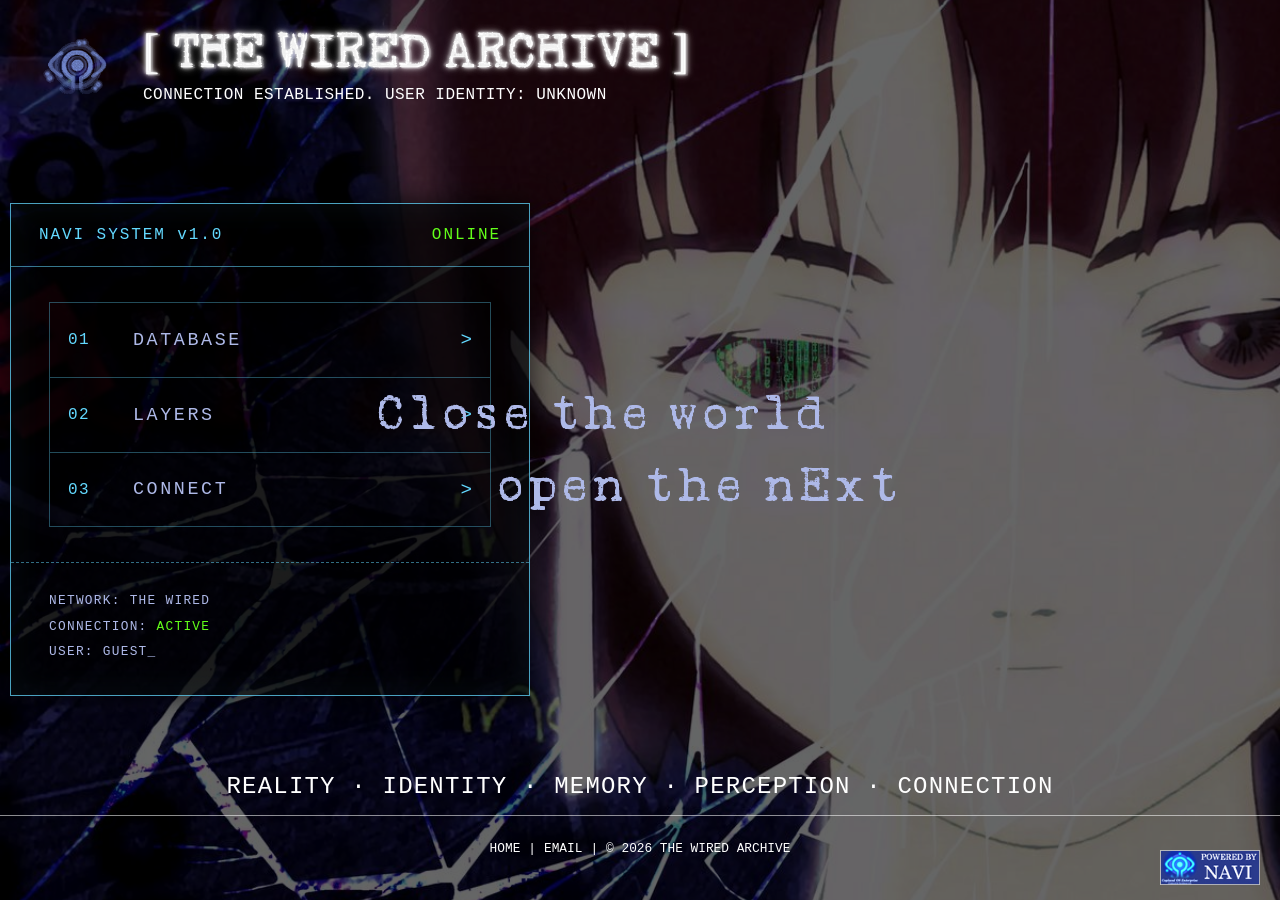
<file: index.html>
<!DOCTYPE html>
<html lang="en">
<head>
    <meta charset="UTF-8">
    <meta name="viewport" content="width=device-width, initial-scale=1.0">

    <title>The Wired Archive</title>

    <meta name="description" content="The Wired Archive is an interactive educational archive exploring reality, identity, memory, perception, connection, technology, and internet culture.">

    <link rel="icon" type="x-icon" href="navi.ico">
    <link rel="stylesheet" href="styles.css">
</head>

<body>
    <header class="site-header">
        <div class="brand">
            <img src="navi-logo.gif" alt="The Wired Archive logo" class="navi-logo">
            <div class="brand-text">
                <a href="index.html" class="site-title" data-text="[ THE WIRED ARCHIVE ]">[ THE WIRED ARCHIVE ]</a>
                <p class="system-status">CONNECTION ESTABLISHED. USER IDENTITY: UNKNOWN</p>
            </div>
        </div>
    </header>

    <main>
        <section class="home-layout" aria-label="The Wired Archive home">
            <nav class="navi-system" aria-label="Main navigation">
                <div class="navi-header">
                    <span>NAVI SYSTEM v1.0</span>
                    <span class="navi-online">ONLINE</span>
                </div>

                <div class="navi-menu">

                    <a href="database.html" class="navi-option">
                        <span class="navi-number">01</span>
                        <span class="navi-name">DATABASE</span>
                        <span class="navi-arrow">&gt;</span>
                    </a>

                    <a href="layers.html" class="navi-option">
                        <span class="navi-number">02</span>
                        <span class="navi-name">LAYERS</span>
                        <span class="navi-arrow">&gt;</span>
                    </a>

                    <a href="connect.html" class="navi-option">
                        <span class="navi-number">03</span>
                        <span class="navi-name">CONNECT</span>
                        <span class="navi-arrow">&gt;</span>
                    </a>

                </div>

                <div class="navi-status">
                    <div>NETWORK: <span>THE WIRED</span></div>
                    <div>CONNECTION: <span class="status-active">ACTIVE</span></div>
                    <div>USER: <span>GUEST_</span></div>
                </div>

            </nav>

            <p class="home-message">
                <span class="quote-line-one">Close the world</span>
                <span class="quote-line-two">open the nExt</span>
            </p>

            <nav class="layers-topics" aria-label="Explore the five layers">
                <a href="layers.html#reality">REALITY</a> ·
                <a href="layers.html#identity">IDENTITY</a> ·
                <a href="layers.html#memory">MEMORY</a> ·
                <a href="layers.html#perception">PERCEPTION</a> ·
                <a href="layers.html#connection">CONNECTION</a>
            </nav>
        </section>
    </main>

    <footer class="site-footer">
        <nav aria-label="Footer navigation">
            <ul>
                <li><a href="index.html">HOME</a></li>
                <li aria-hidden="true">|</li>
                <li><a href="mailto:salbazi@asu.edu">EMAIL</a></li>
                <li aria-hidden="true">|</li>
                <li><span>© 2026 THE WIRED ARCHIVE</span></li>
            </ul>
        </nav>

        <img src="Images/powernavi-badge.jpg" alt="Powered by NAVI" class="navi-badge">
    </footer>
    
</body>
</html>
</file>
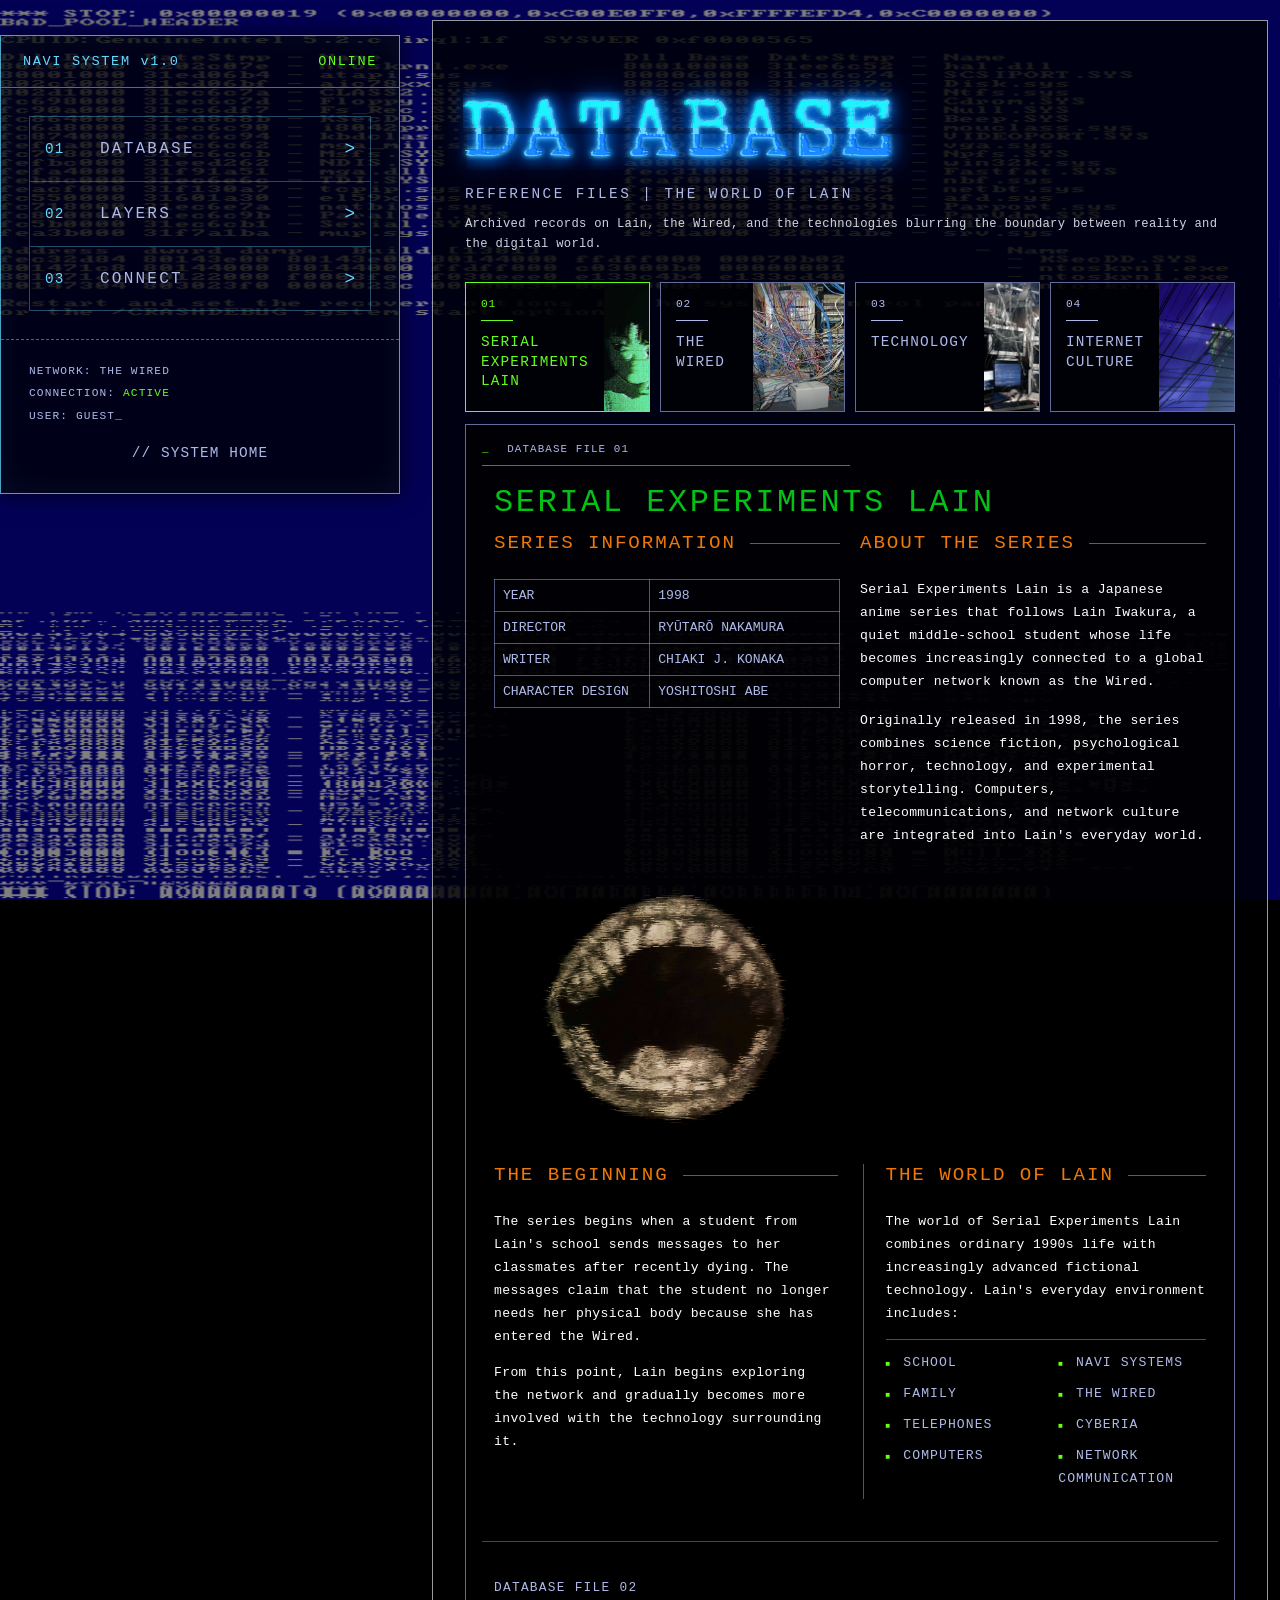
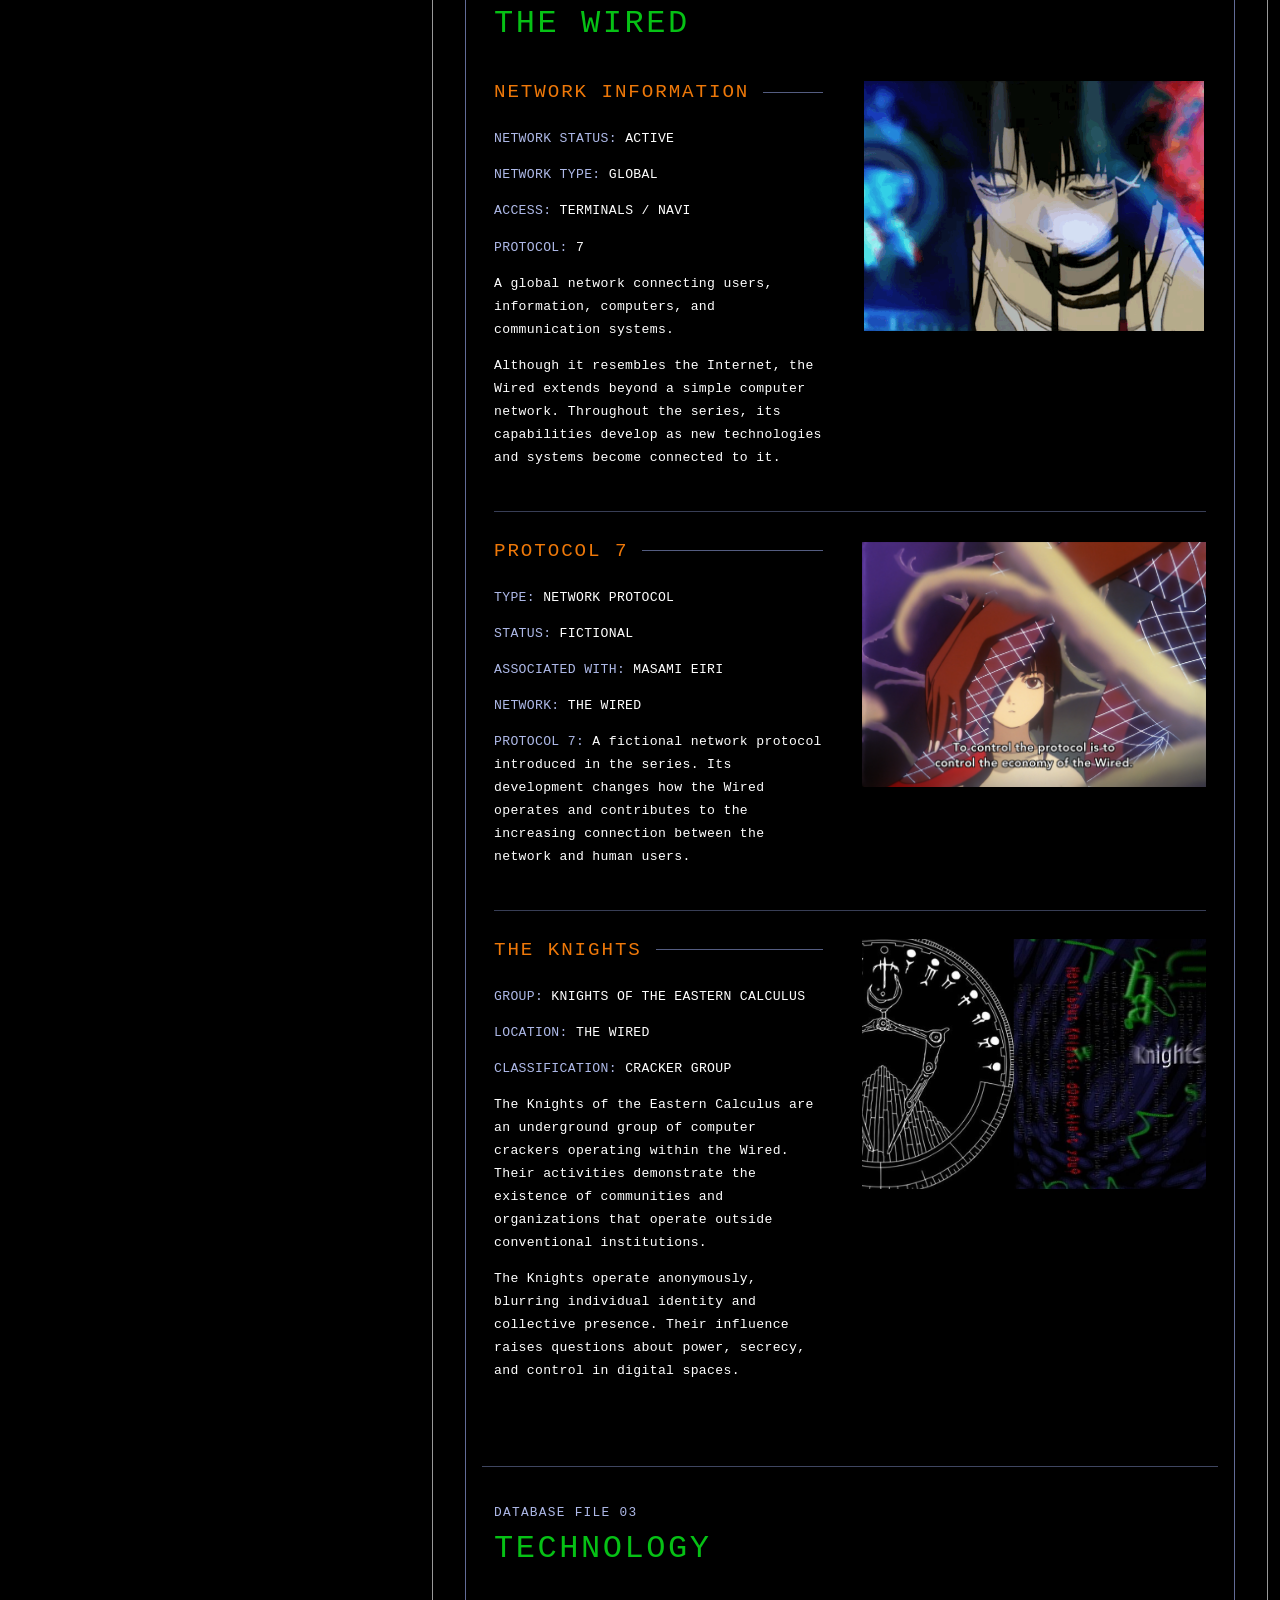
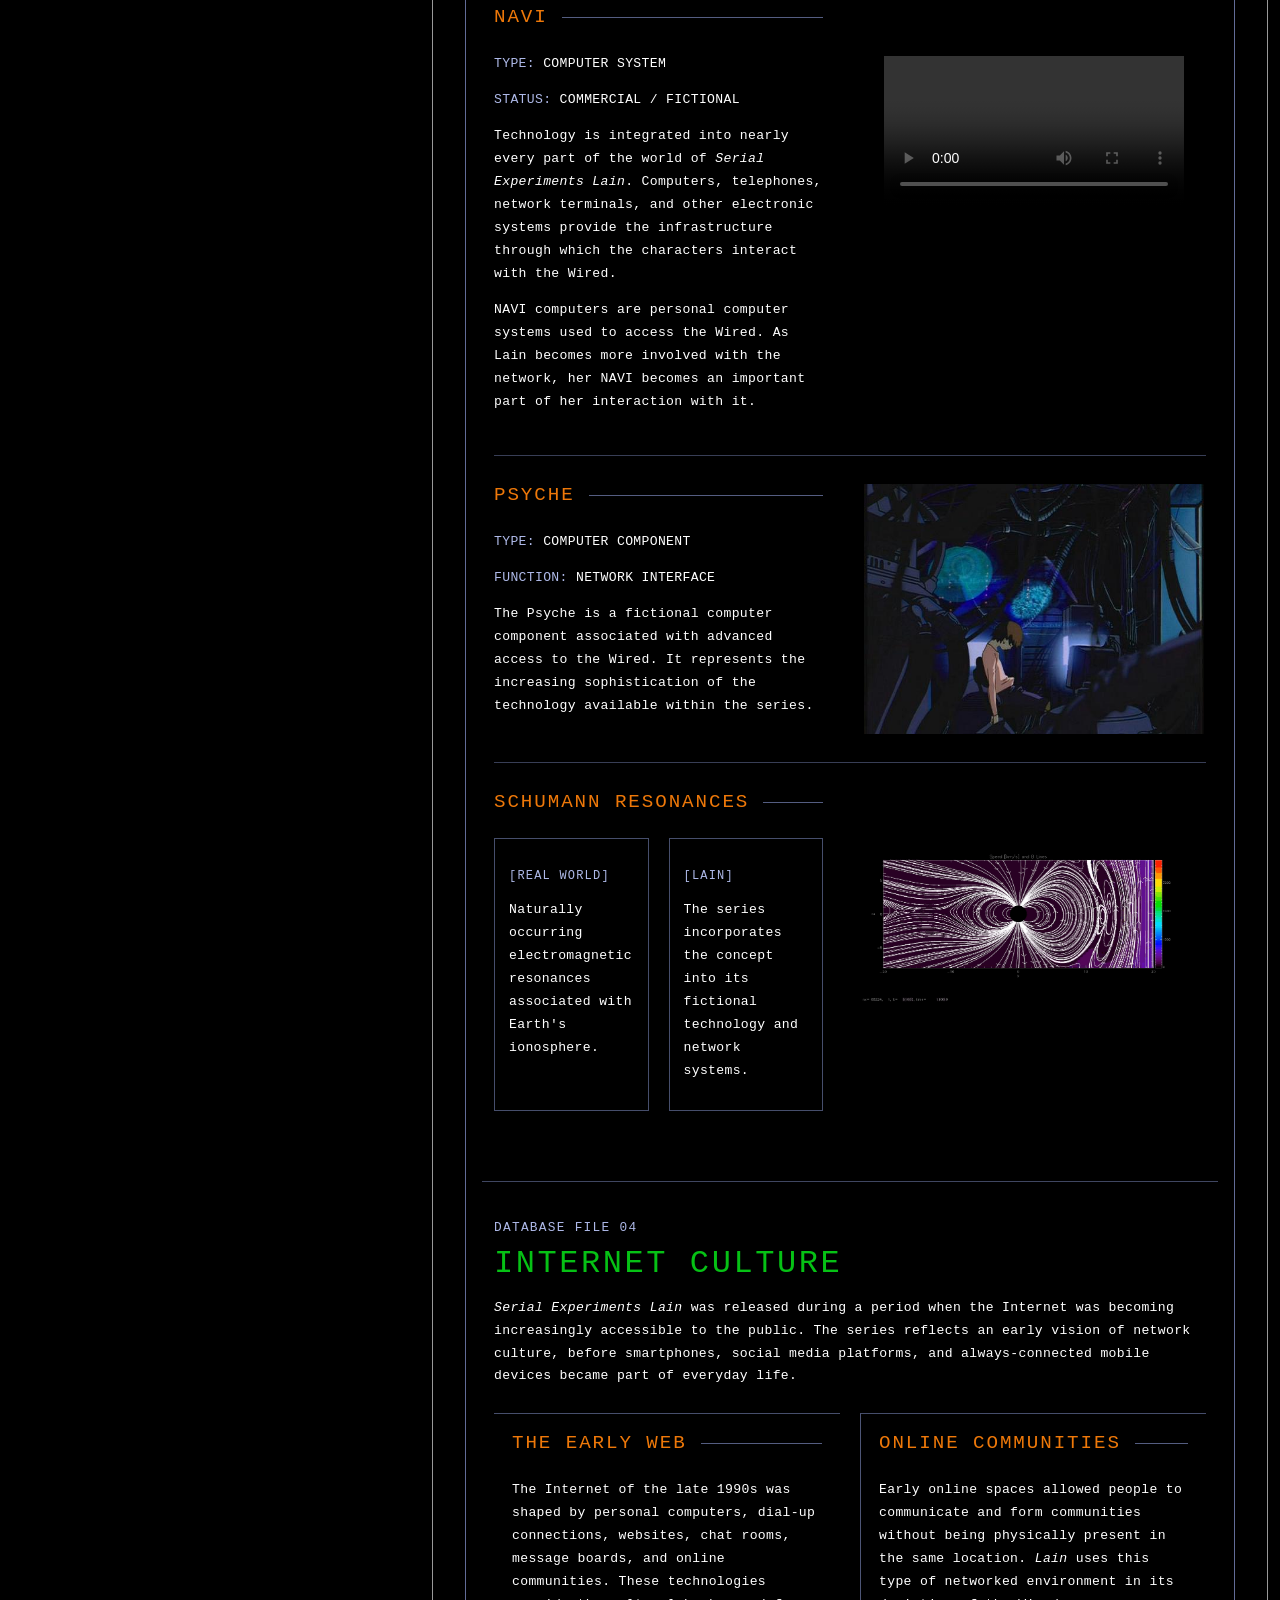
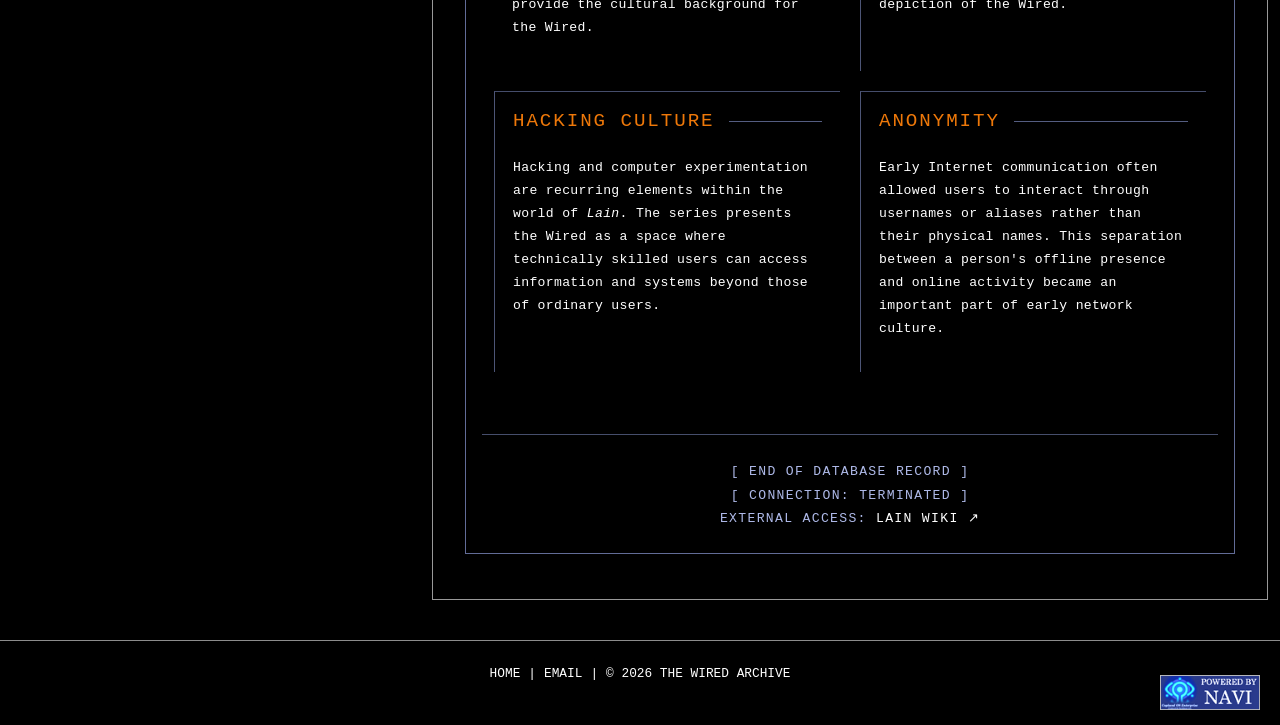
<file: database.html>
<!DOCTYPE html>
<html lang="en">
<head>
    <meta charset="UTF-8">
    <meta name="viewport" content="width=device-width, initial-scale=1.0">

    <title>Database | The Wired Archive</title>

    <meta name="description" content="The Database section of The Wired Archive exploring Serial Experiments Lain, The Wired, technology, and internet culture.">

    <link rel="icon" type="image/x-icon" href="navi.ico">
    <link rel="stylesheet" href="styles.css">
    <link rel="stylesheet" href="database.css">
</head>

<body class="database-page">
    <img src="Images/databaseBG.gif" alt="" class="database-background">
    
    <main class="database-main">
        <nav class="navi-system" aria-label="Main navigation">
            <div class="navi-header">
                <span>NAVI SYSTEM v1.0</span>
                <span class="navi-online">ONLINE</span>
            </div>

            <div class="navi-menu">
                <a href="database.html" class="navi-option">
                    <span class="navi-number">01</span>
                    <span class="navi-name">DATABASE</span>
                    <span class="navi-arrow">&gt;</span>
                </a>

                <a href="layers.html" class="navi-option">
                    <span class="navi-number">02</span>
                    <span class="navi-name">LAYERS</span>
                    <span class="navi-arrow">&gt;</span>
                </a>

                <a href="connect.html" class="navi-option">
                    <span class="navi-number">03</span>
                    <span class="navi-name">CONNECT</span>
                    <span class="navi-arrow">&gt;</span>
                </a>
            </div>

            <div class="navi-status">
                <div>NETWORK: THE WIRED</div>
                <div>CONNECTION: <span>ACTIVE</span></div>
                <div>USER: GUEST_</div>

                <div class="navi-home">
                    <a href="index.html">// SYSTEM HOME</a>
                </div>
            </div>
        </nav>
        
        <section class="database-container">
            <header class="database-intro">
               <h1 class="database-title">DATABASE</h1>
                <p class="database-subtitle">REFERENCE FILES | THE WORLD OF LAIN</p>
                <p class="database-description">Archived records on Lain, the Wired, and the technologies blurring the boundary between reality and the digital world.</p>
            </header>

            <nav class="database-cards" aria-label="Database categories">
                <a href="#lain" class="database-card active">
                    <div class="card-information">
                        <span class="card-number">01</span>
                        <span class="card-line"></span>
                        <span class="card-title">SERIAL<br>EXPERIMENTS<br>LAIN</span>
                    </div>

                    <div class="card-image">
                        <img src="Database Images/sel.jpg" alt="sel">
                    </div>
                </a>

                <a href="#wired" class="database-card">
                    <div class="card-information">
                        <span class="card-number">02</span>
                        <span class="card-line"></span>
                        <span class="card-title">THE WIRED</span>
                    </div>

                    <div class="card-image">
                        <img src="Database Images/wires.jpg" alt="wires">
                    </div>
                </a>

                <a href="#technology" class="database-card">
                    <div class="card-information">
                        <span class="card-number">03</span>
                        <span class="card-line"></span>
                        <span class="card-title">TECHNOLOGY</span>
                    </div>

                    <div class="card-image">
                        <img src="Database Images/technology.jpg" alt="tech">
                    </div>
                </a>

                <a href="#internet-culture" class="database-card">
                    <div class="card-information">
                        <span class="card-number">04</span>
                        <span class="card-line"></span>
                        <span class="card-title">INTERNET<br>CULTURE</span>
                    </div>

                    <div class="card-image">
                        <img src="Database Images/internetculture.jpg" alt="internet">
                    </div>
                </a>
            </nav>

            <div class="database-record">
                <div class="record-header">
                    DATABASE FILE 01
                </div>

                <section class="database-section lain-record" id="lain">
                    <h2>SERIAL EXPERIMENTS LAIN</h2>
                    <div class="lain-main-grid">
                        <div class="series-information">
                            <h3>SERIES INFORMATION</h3>
                            <table>
                                <tbody>
                                    <tr>
                                        <th>YEAR</th>
                                        <td>1998</td>
                                    </tr>
                                    <tr>
                                        <th>DIRECTOR</th>
                                        <td>RYŪTARŌ NAKAMURA</td>
                                    </tr>
                                    <tr>
                                        <th>WRITER</th>
                                        <td>CHIAKI J. KONAKA</td>
                                    </tr>
                                    <tr>
                                        <th>CHARACTER DESIGN</th>
                                        <td>YOSHITOSHI ABE</td>
                                    </tr>
                                </tbody>
                            </table>
                        </div>

                        <div class="series-description">
                            <h3>ABOUT THE SERIES</h3>
                            <p>
                            Serial Experiments Lain is a Japanese anime series that
                            follows Lain Iwakura, a quiet middle-school student whose
                            life becomes increasingly connected to a global computer
                            network known as the Wired.</p>

                            <p>Originally released in 1998, the series combines science
                            fiction, psychological horror, technology, and experimental
                            storytelling. Computers, telecommunications, and network
                            culture are integrated into Lain's everyday world.</p>
                        </div>

                        <div class="record-image">
                            <img src="Database Images/laugh2s.gif" alt="hahaha">
                        </div>
                    </div>

                    <div class="lain-bottom">
                        <article class="database-text-block">
                            <h3>THE BEGINNING</h3>
                            <p>The series begins when a student from Lain's school sends
                            messages to her classmates after recently dying. The messages
                            claim that the student no longer needs her physical body because
                            she has entered the Wired.</p>

                            <p>From this point, Lain begins exploring the network and
                            gradually becomes more involved with the technology
                            surrounding it.</p>
                        </article>

                        <article class="database-text-block">
                            <h3>THE WORLD OF LAIN</h3>
                            <p>The world of Serial Experiments Lain combines ordinary
                            1990s life with increasingly advanced fictional technology.
                            Lain's everyday environment includes:</p>

                            <div class="database-list">
                                <ul>
                                    <li>SCHOOL</li>
                                    <li>FAMILY</li>
                                    <li>TELEPHONES</li>
                                    <li>COMPUTERS</li>
                                </ul>

                                <ul>
                                    <li>NAVI SYSTEMS</li>
                                    <li>THE WIRED</li>
                                    <li>CYBERIA</li>
                                    <li>NETWORK COMMUNICATION</li>
                                </ul>
                            </div>
                        </article>
                    </div>
                </section>

                <section class="database-section" id="wired">
                    <div class="section-record-label">
                        DATABASE FILE 02
                    </div>
                    <h2>THE WIRED</h2>

                    <div class="database-grid">
                        <div class="database-text-block">
                            <h3>NETWORK INFORMATION</h3>
                            <p><strong>NETWORK STATUS:</strong> ACTIVE</p>
                            <p><strong>NETWORK TYPE:</strong> GLOBAL</p>
                            <p><strong>ACCESS:</strong> TERMINALS / NAVI</p>
                            <p><strong>PROTOCOL:</strong> 7</p>

                            <p>A global network connecting users, information,
                            computers, and communication systems.</p>

                            <p>Although it resembles the Internet, the Wired extends
                            beyond a simple computer network. Throughout the series,
                            its capabilities develop as new technologies and systems
                            become connected to it.</p>
                        </div>

                        <div class="record-image">
                            <img src="Database Images/thewired.gif" alt="wired">
                        </div>
                    </div>

                    <div class="database-grid">
                        <div class="database-text-block">
                            <h3>PROTOCOL 7</h3>
                            <p><strong>TYPE:</strong> NETWORK PROTOCOL</p>
                            <p><strong>STATUS:</strong> FICTIONAL</p>
                            <p><strong>ASSOCIATED WITH:</strong> MASAMI EIRI</p>
                            <p><strong>NETWORK:</strong> THE WIRED</p>

                            <p><strong>PROTOCOL 7:</strong> A fictional network protocol
                            introduced in the series. Its development changes how the
                            Wired operates and contributes to the increasing connection
                            between the network and human users.</p>
                        </div>

                        <div class="record-image">
                            <img src="Database Images/protocol.png" alt="protocol7">
                        </div>
                    </div>

                    <div class="database-grid">
                        <div class="database-text-block">
                            <h3>THE KNIGHTS</h3>
                            <p><strong>GROUP:</strong> KNIGHTS OF THE EASTERN CALCULUS</p>
                            <p><strong>LOCATION:</strong> THE WIRED</p>
                            <p><strong>CLASSIFICATION:</strong> CRACKER GROUP</p>

                            <p>The Knights of the Eastern Calculus are an
                            underground group of computer crackers operating within
                            the Wired. Their activities demonstrate the existence of
                            communities and organizations that operate outside
                            conventional institutions.</p>
                            <p>The Knights operate anonymously, blurring individual identity and collective presence.
                            Their influence raises questions about power, secrecy, and control in digital spaces.</p>
                        </div>

                        <div class="record-image knight-image">
                            <img src="Database Images/theknights.png" alt="The Knights">
                        </div>
                    </div>
                </section>

                <section class="database-section" id="technology">
                    <div class="section-record-label">
                        DATABASE FILE 03
                    </div>
                    <h2>TECHNOLOGY</h2>
                    <div class="database-grid">
                        <div class="database-text-block">
                            <h3>NAVI</h3>
                            <p><strong>TYPE:</strong> COMPUTER SYSTEM</p>
                            <p><strong>STATUS:</strong> COMMERCIAL / FICTIONAL</p>

                            <p>Technology is integrated into nearly every part of the
                            world of <em>Serial Experiments Lain</em>. Computers,
                            telephones, network terminals, and other electronic
                            systems provide the infrastructure through which the
                            characters interact with the Wired.</p>

                            <p>NAVI computers are personal computer systems used to
                            access the Wired. As Lain becomes more involved with
                            the network, her NAVI becomes an important part of her
                            interaction with it.</p>
                        </div>

                        <div class="record-image">
                            <video controls>
                                <source src="Videos/navicoplandenterprise.mp4" type="video/mp4">
                            </video>
                        </div>
                    </div>

                    <div class="database-grid">
                        <div class="database-text-block">
                            <h3>PSYCHE</h3>
                            <p><strong>TYPE:</strong> COMPUTER COMPONENT</p>
                            <p><strong>FUNCTION:</strong> NETWORK INTERFACE</p>

                            <p>The Psyche is a fictional computer component associated
                            with advanced access to the Wired. It represents the
                            increasing sophistication of the technology available
                            within the series.</p>
                        </div>

                        <div class="record-image">
                            <img src="Database Images/psyche.jpg" alt="psyche">
                        </div>
                    </div>

                    <div class="database-grid">
                        <div class="database-text-block">
                            <h3>SCHUMANN RESONANCES</h3>
                            <div class="schumann-grid">
                                <div>
                                    <h4>[REAL WORLD]</h4>
                                    <p>Naturally occurring electromagnetic resonances associated with Earth's ionosphere.</p>
                                </div>

                                <div>
                                    <h4>[LAIN]</h4>
                                    <p>The series incorporates the concept into its fictional technology and network systems.</p>
                                </div>
                            </div>
                        </div>

                        <div class="record-image">
                            <img src="Database Images/schumann.gif" alt="schumann resonance">
                        </div>
                    </div>
                </section>

                <section class="database-section" id="internet-culture">
                    <div class="section-record-label">
                        DATABASE FILE 04
                    </div>
                    
                    <h2>INTERNET CULTURE</h2>
                    <div class="internet-introduction">
                        <p><em>Serial Experiments Lain</em> was released during a period
                        when the Internet was becoming increasingly accessible to the
                        public. The series reflects an early vision of network culture,
                        before smartphones, social media platforms, and always-connected
                        mobile devices became part of everyday life.</p>
                    </div>

                    <div class="internet-grid">
                        <article class="database-text-block">
                            <h3>THE EARLY WEB</h3>
                            <p>The Internet of the late 1990s was shaped by personal
                            computers, dial-up connections, websites, chat rooms,
                            message boards, and online communities. These technologies
                            provide the cultural background for the Wired.</p>
                        </article>

                        <article class="database-text-block">
                            <h3>ONLINE COMMUNITIES</h3>
                            <p>Early online spaces allowed people to communicate and
                            form communities without being physically present in the
                            same location. <em>Lain</em> uses this type of networked
                            environment in its depiction of the Wired.</p>
                        </article>

                        <article class="database-text-block">
                            <h3>HACKING CULTURE</h3>
                            <p>Hacking and computer experimentation are recurring elements
                            within the world of <em>Lain</em>. The series presents the
                            Wired as a space where technically skilled users can access
                            information and systems beyond those of ordinary users.</p>
                        </article>

                        <article class="database-text-block">
                            <h3>ANONYMITY</h3>
                            <p>Early Internet communication often allowed users to interact
                            through usernames or aliases rather than their physical names.
                            This separation between a person's offline presence and online
                            activity became an important part of early network culture.</p>
                        </article>
                    </div>
                </section>

                <div class="database-end">
                    <p>[ END OF DATABASE RECORD ]</p>
                    <p>[ CONNECTION: TERMINATED ]</p>
                    <p class="external-archive">EXTERNAL ACCESS: <a href="https://lain.wiki/wiki/Main_Page" target="_blank" rel="noopener noreferrer">LAIN WIKI ↗</a></p>
                </div>
            </div>
        </section>
    </main>

    <footer class="site-footer">
        <nav aria-label="Footer navigation">
            <ul>
                <li><a href="index.html">HOME</a></li>
                <li aria-hidden="true">|</li>
                <li><a href="mailto:salbazi@asu.edu">EMAIL</a></li>
                <li aria-hidden="true">|</li>
                <li><span>© 2026 THE WIRED ARCHIVE</span></li>
            </ul>
        </nav>

        <img src="Images/powernavi-badge.jpg" alt="Powered by NAVI" class="navi-badge">
    </footer>

</body>
</html>
</file>
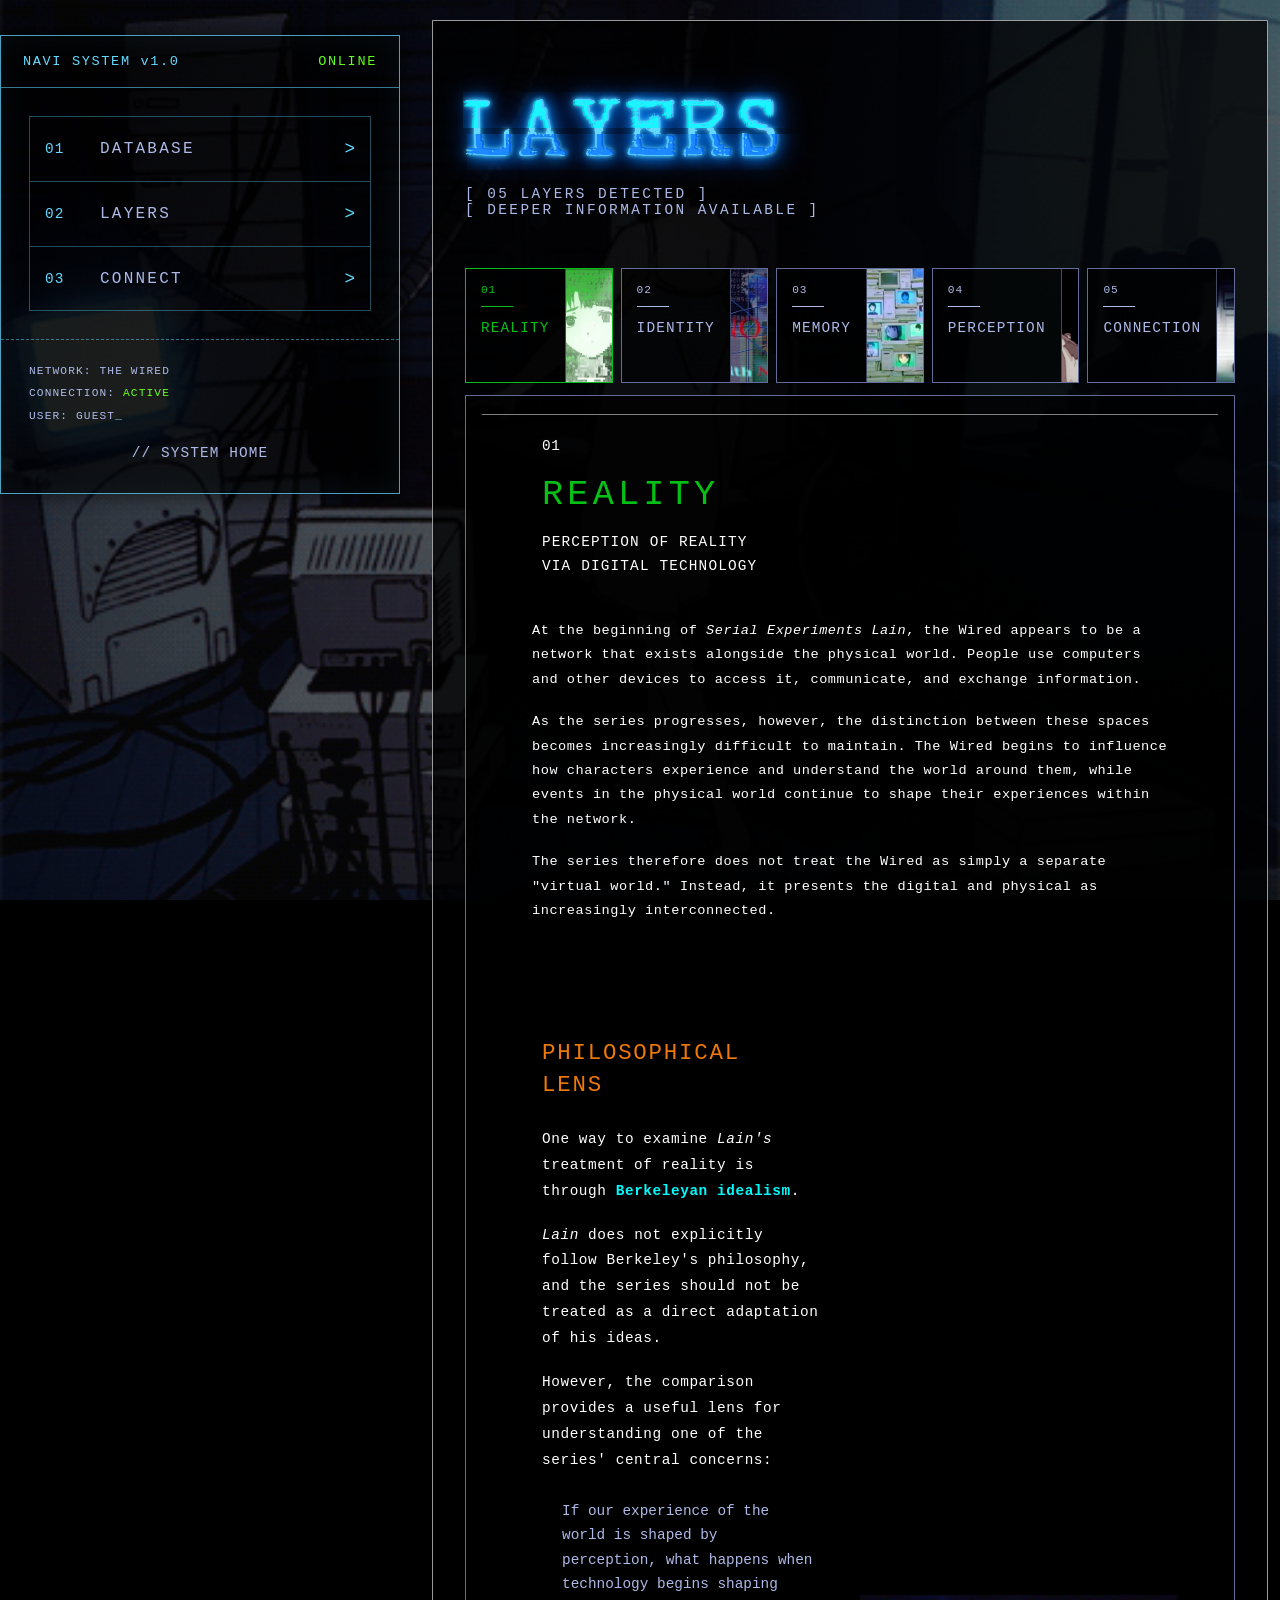
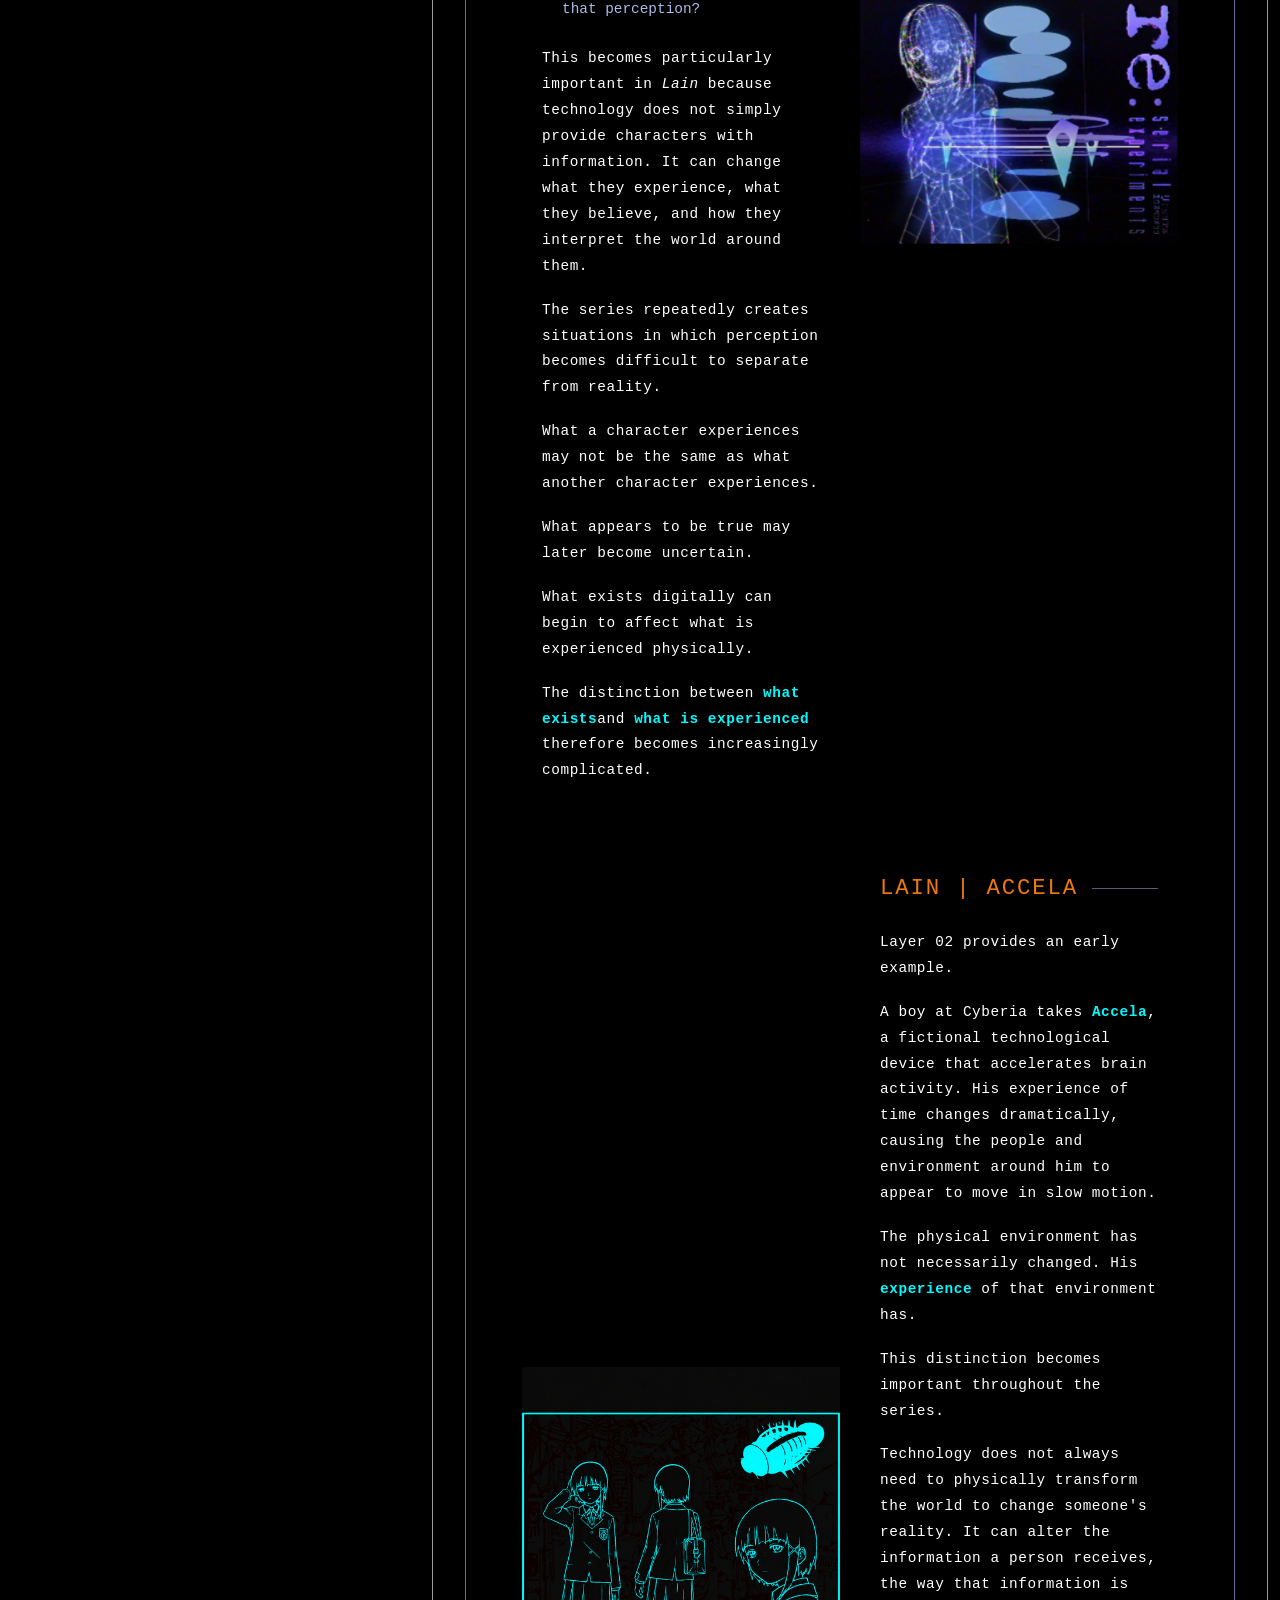
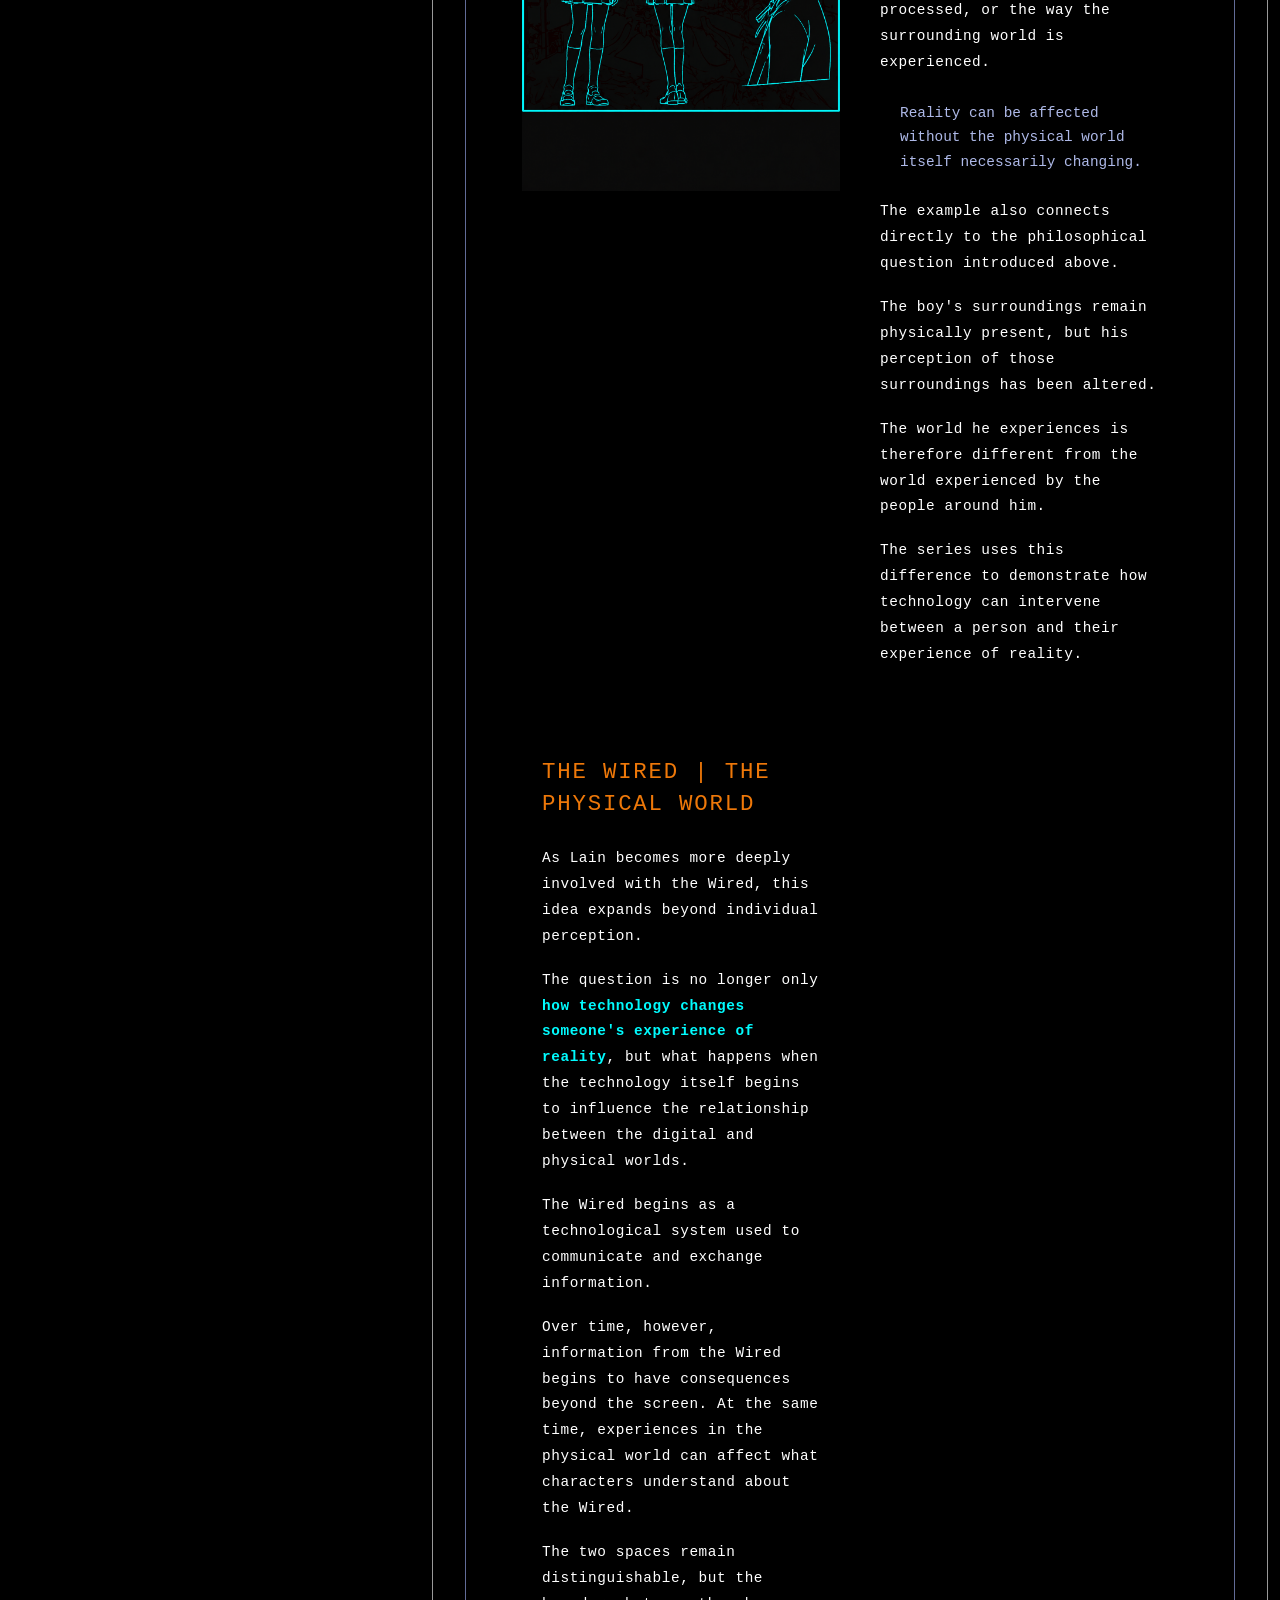
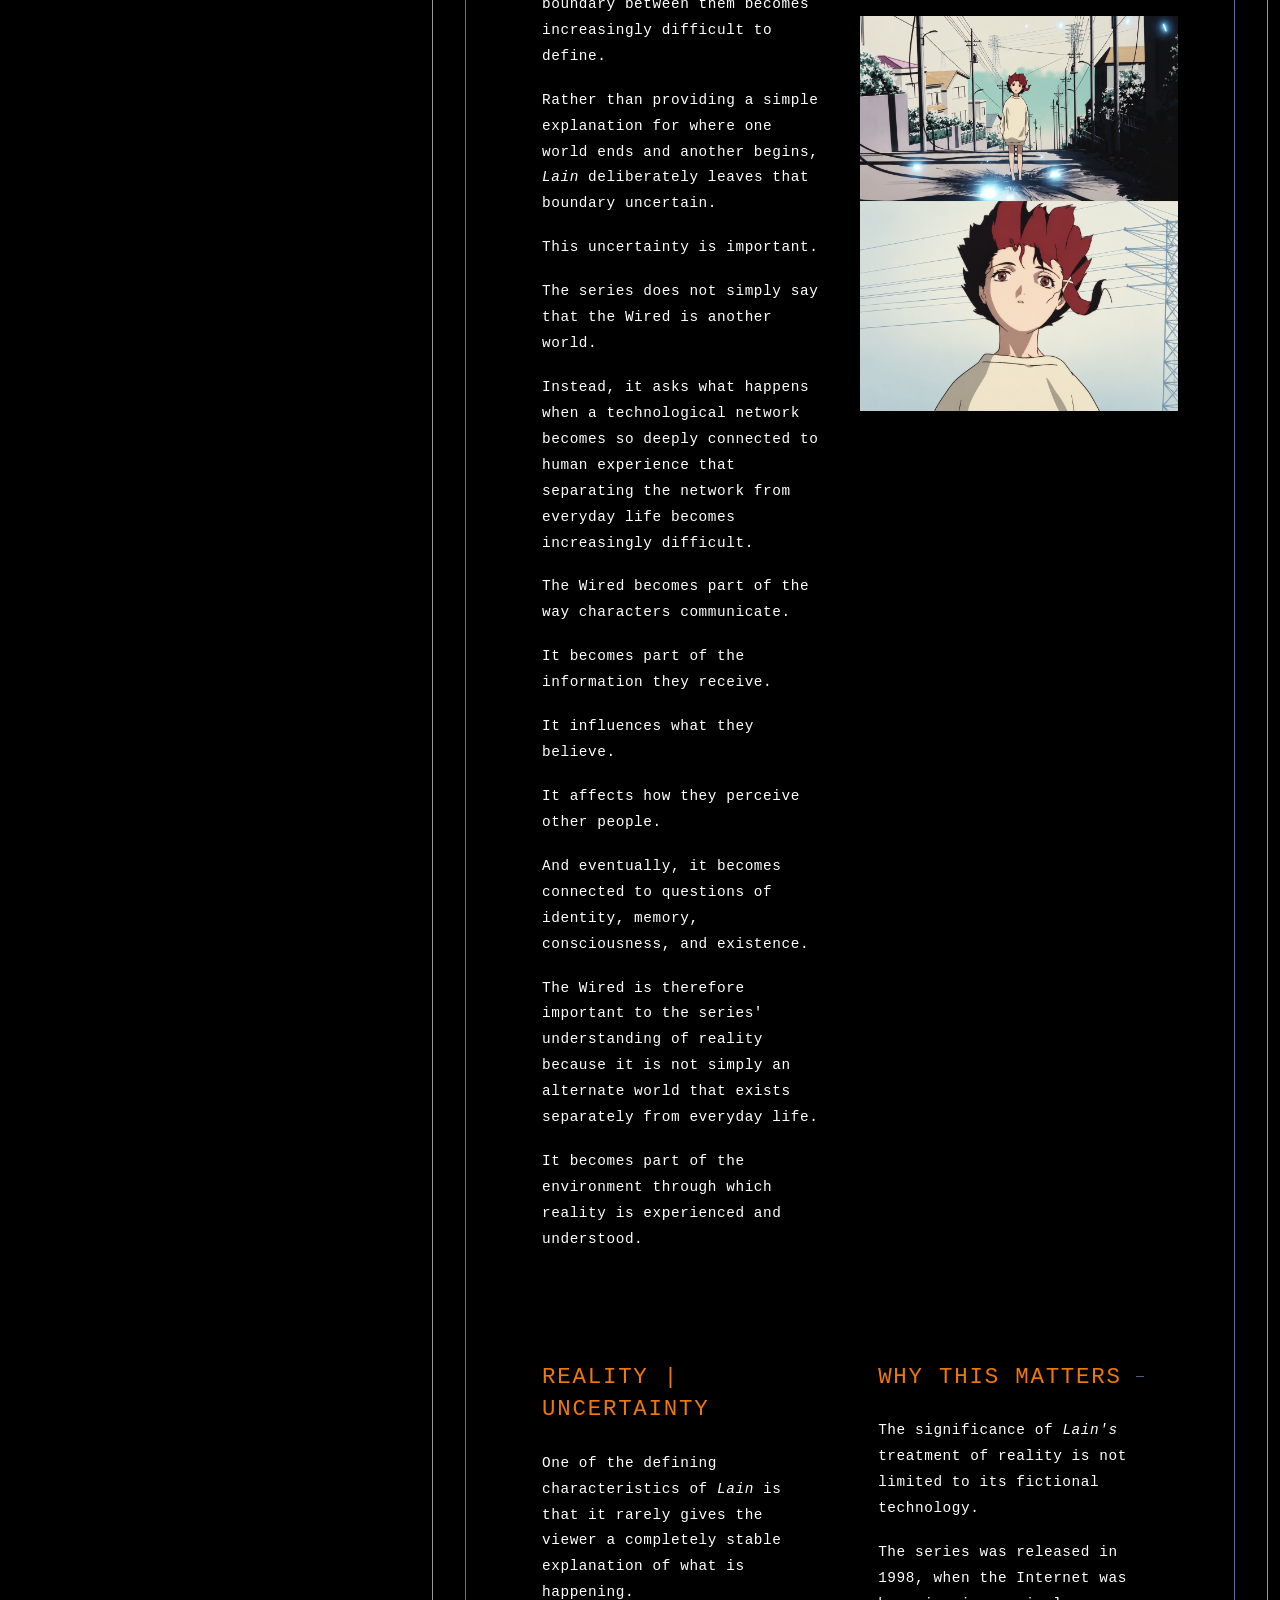
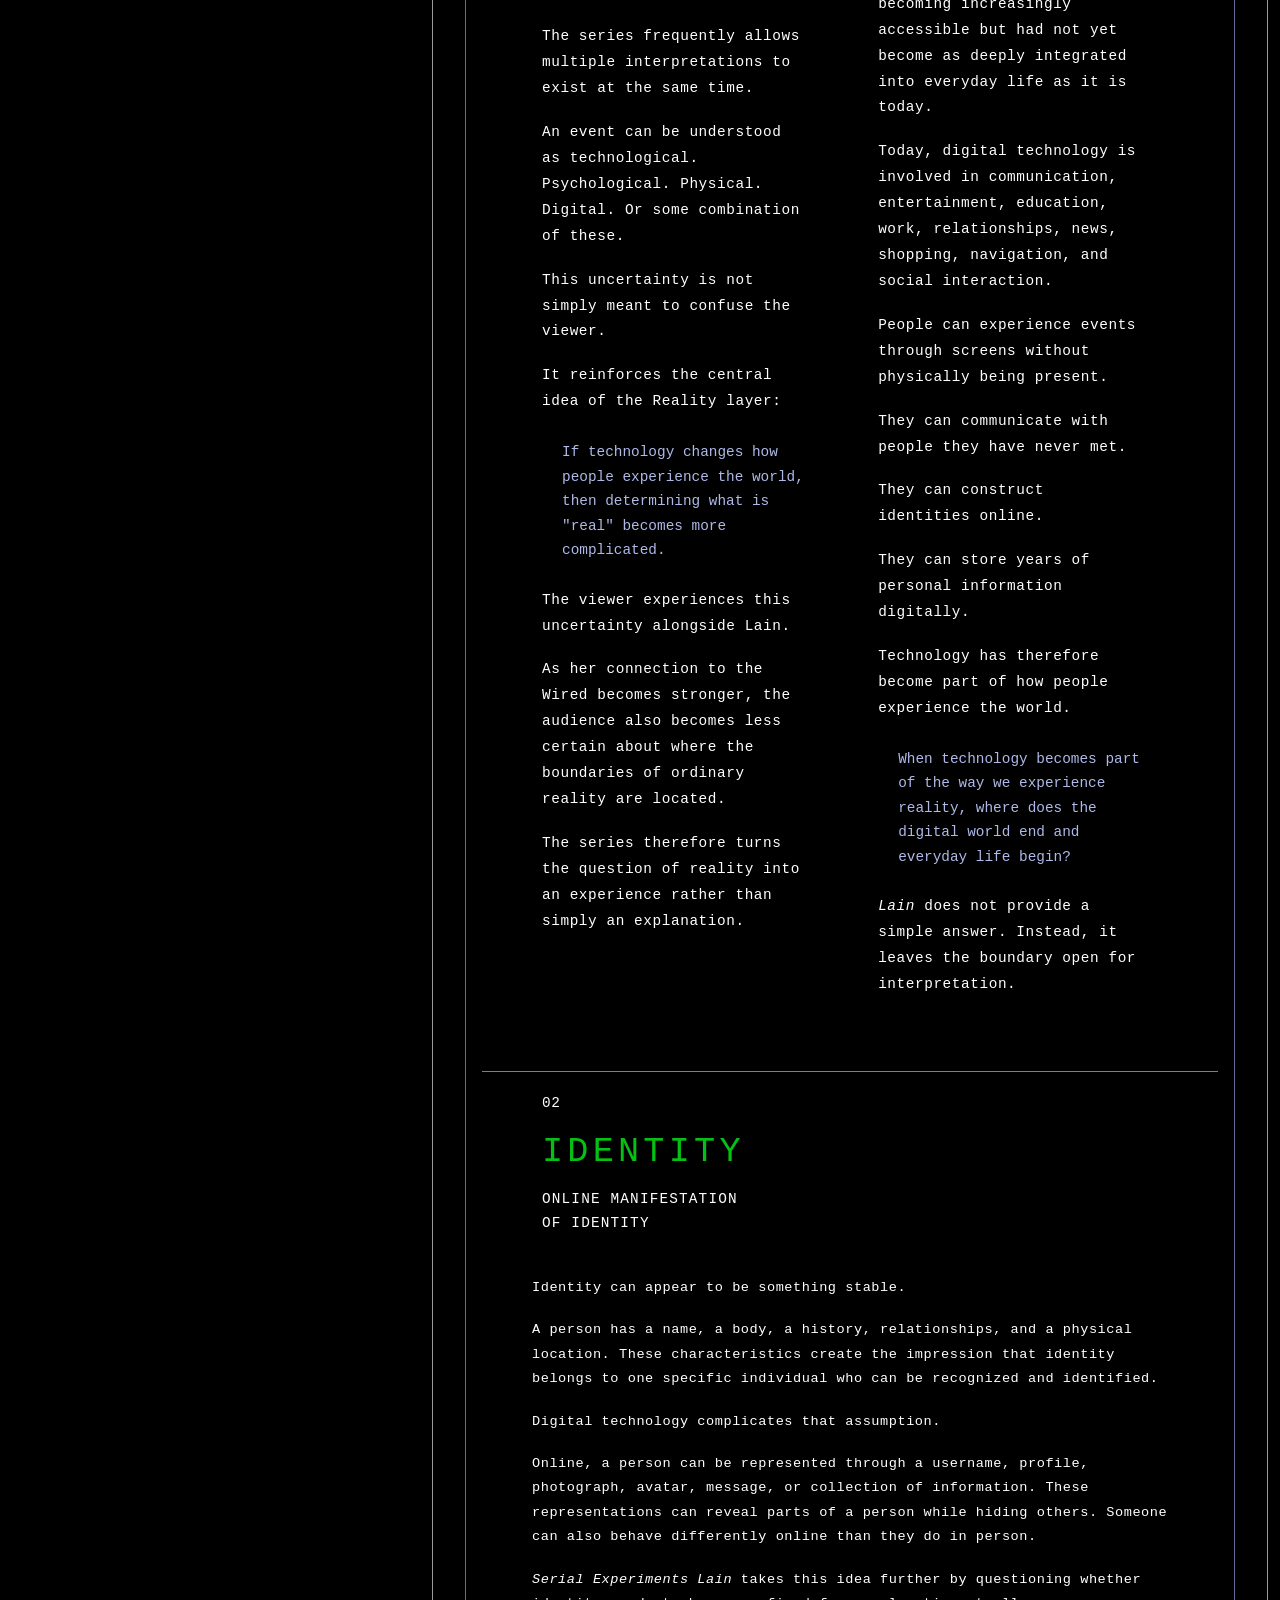
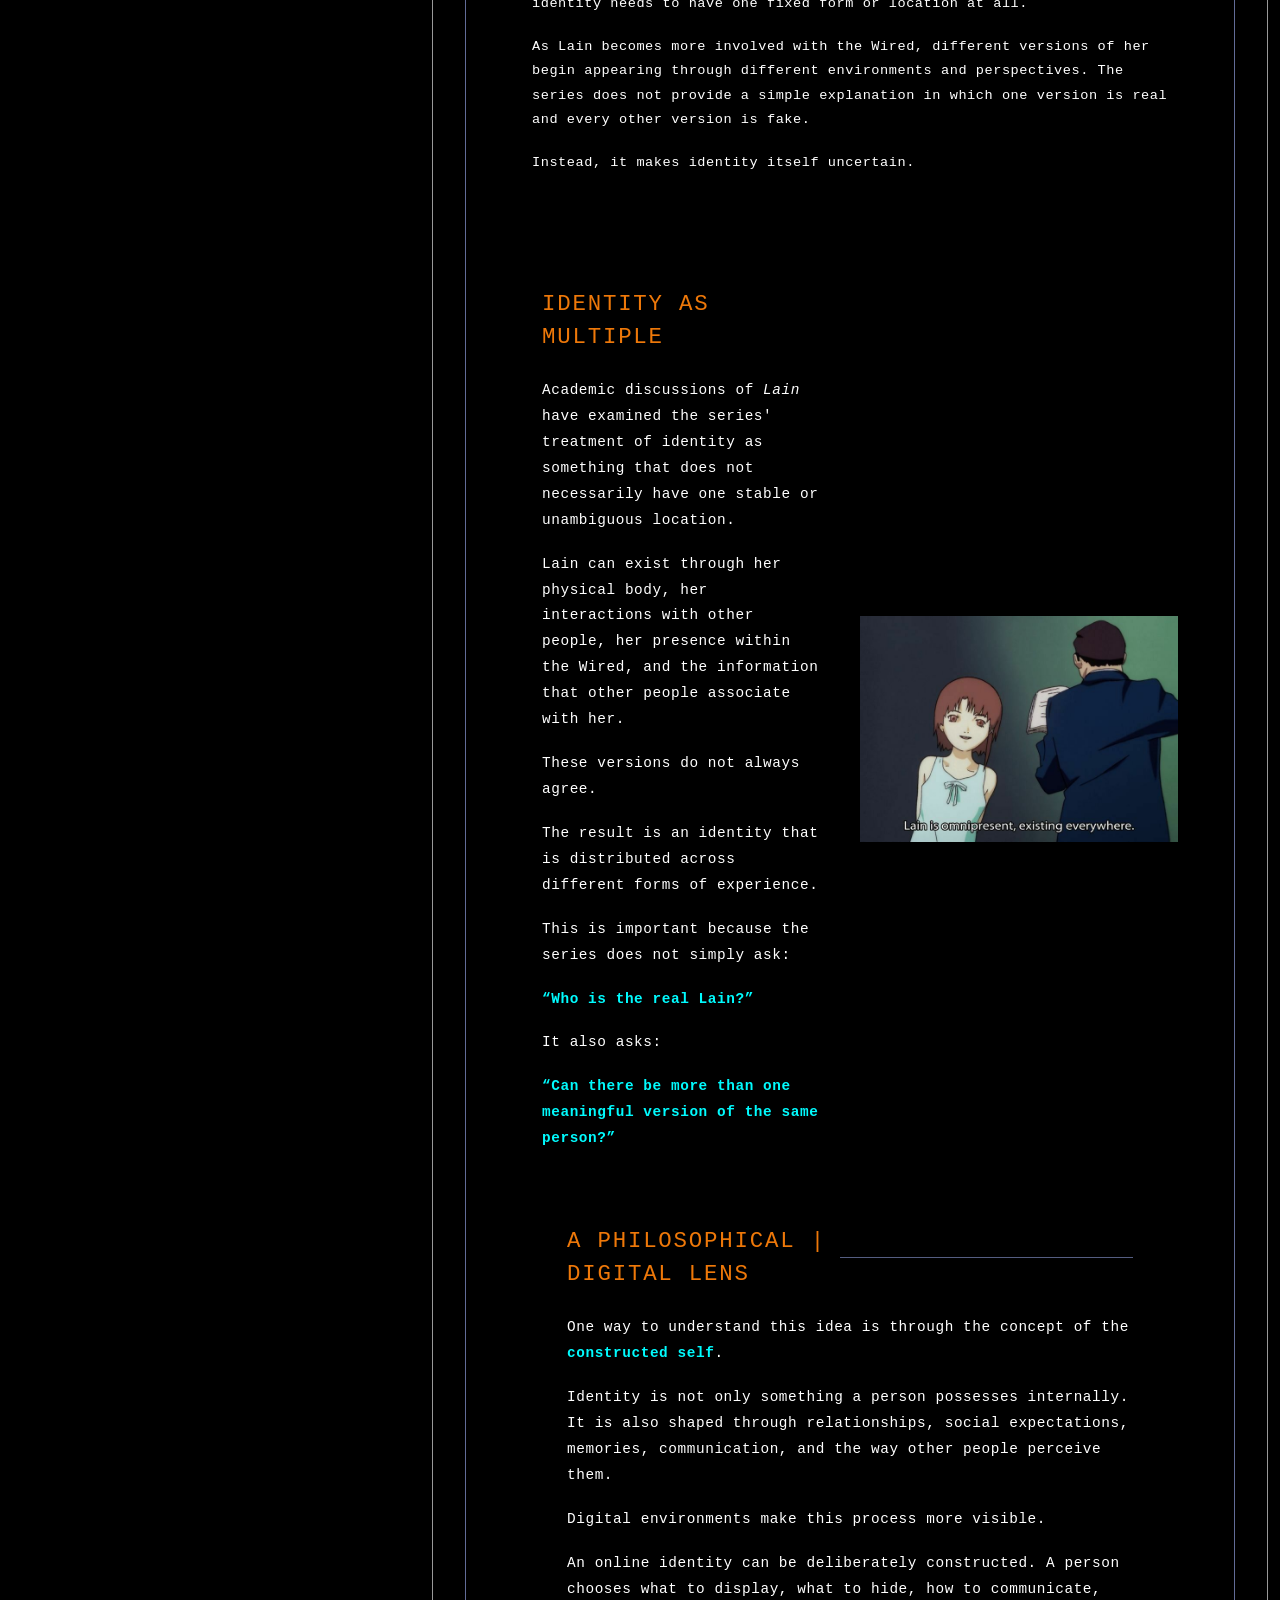
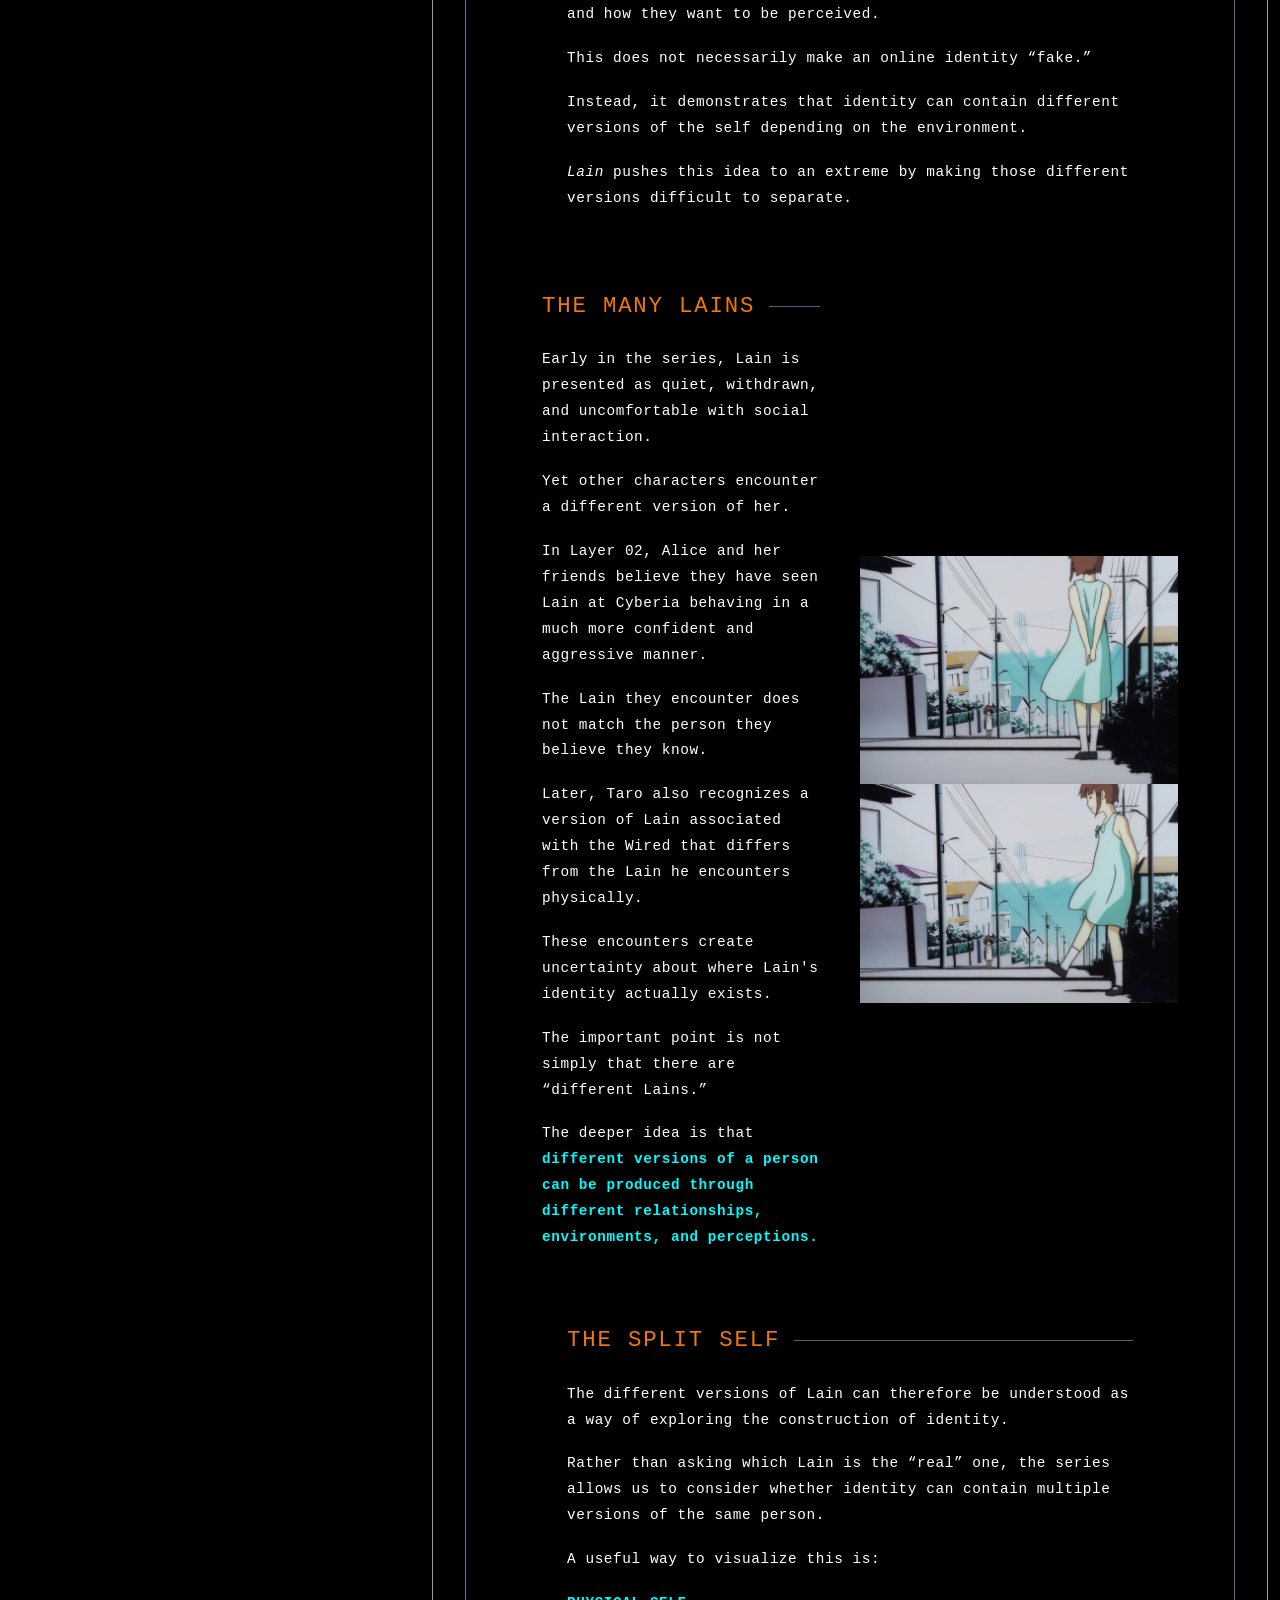
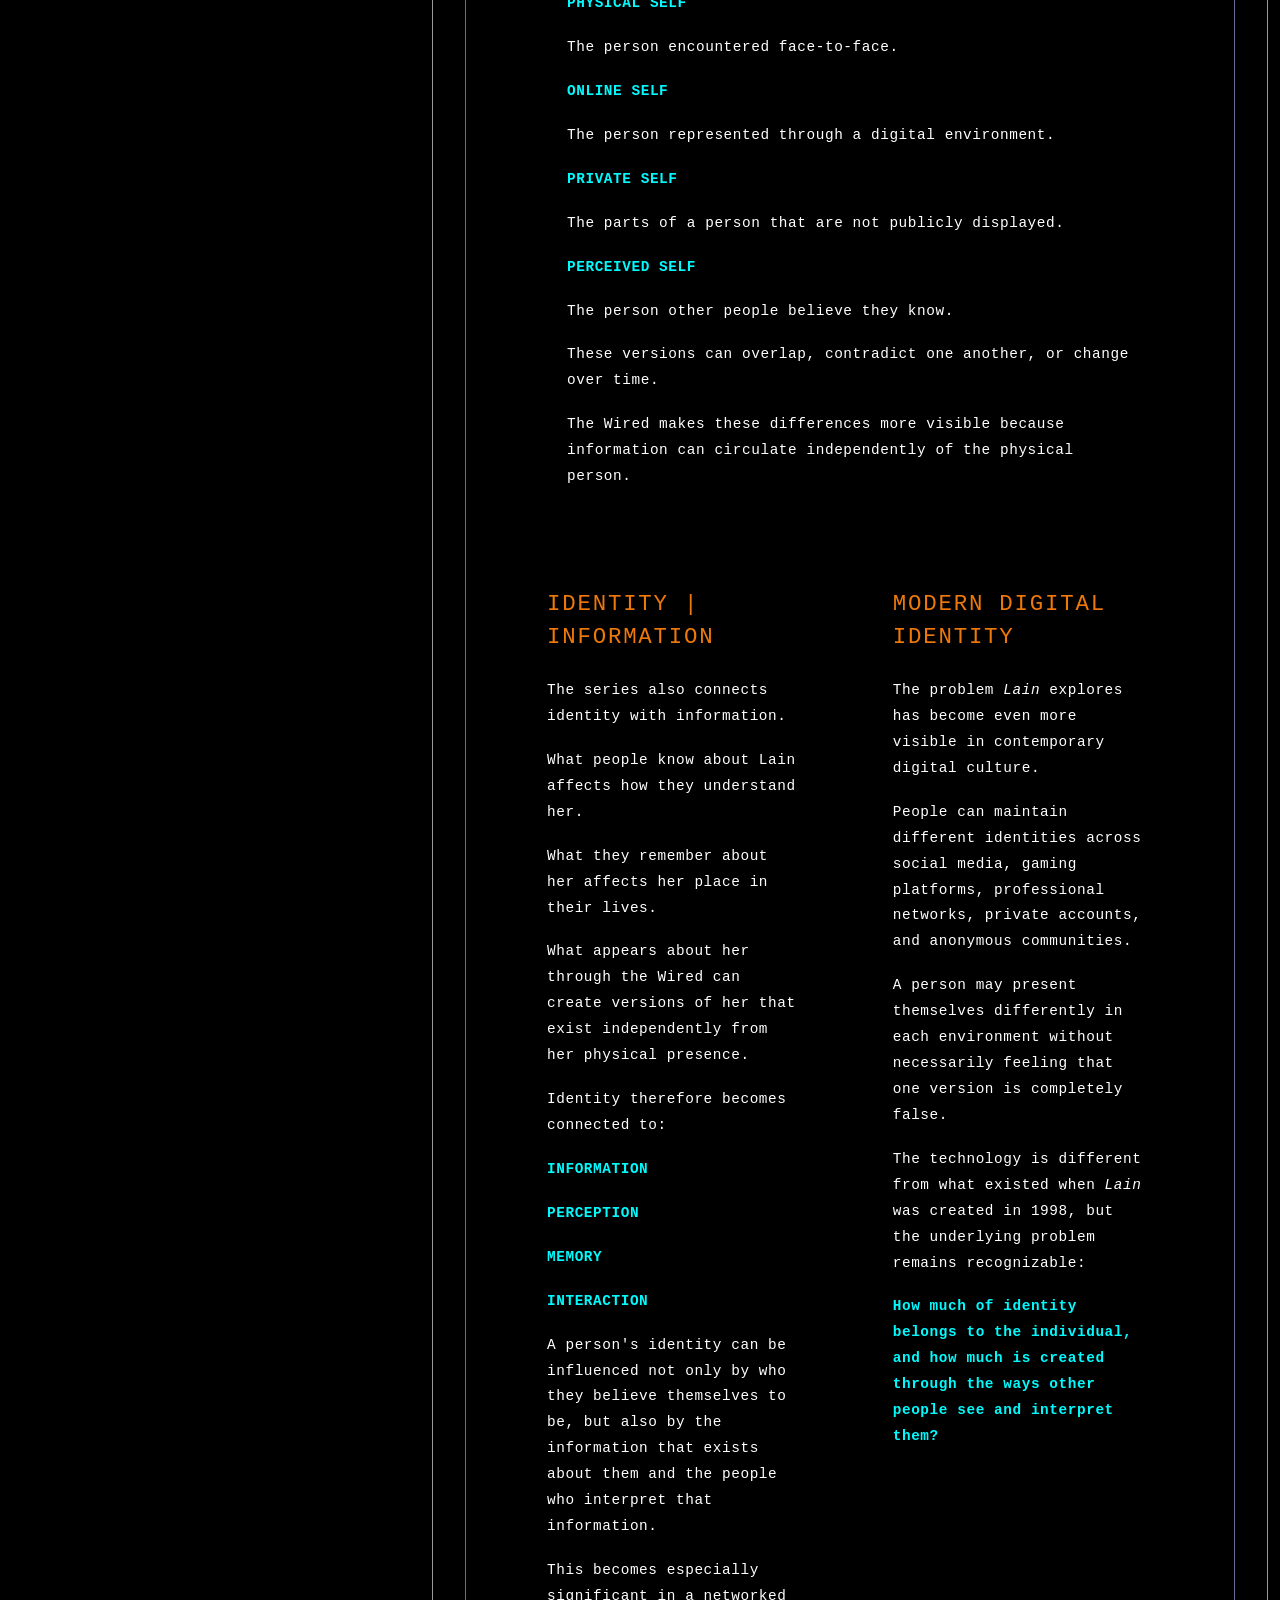
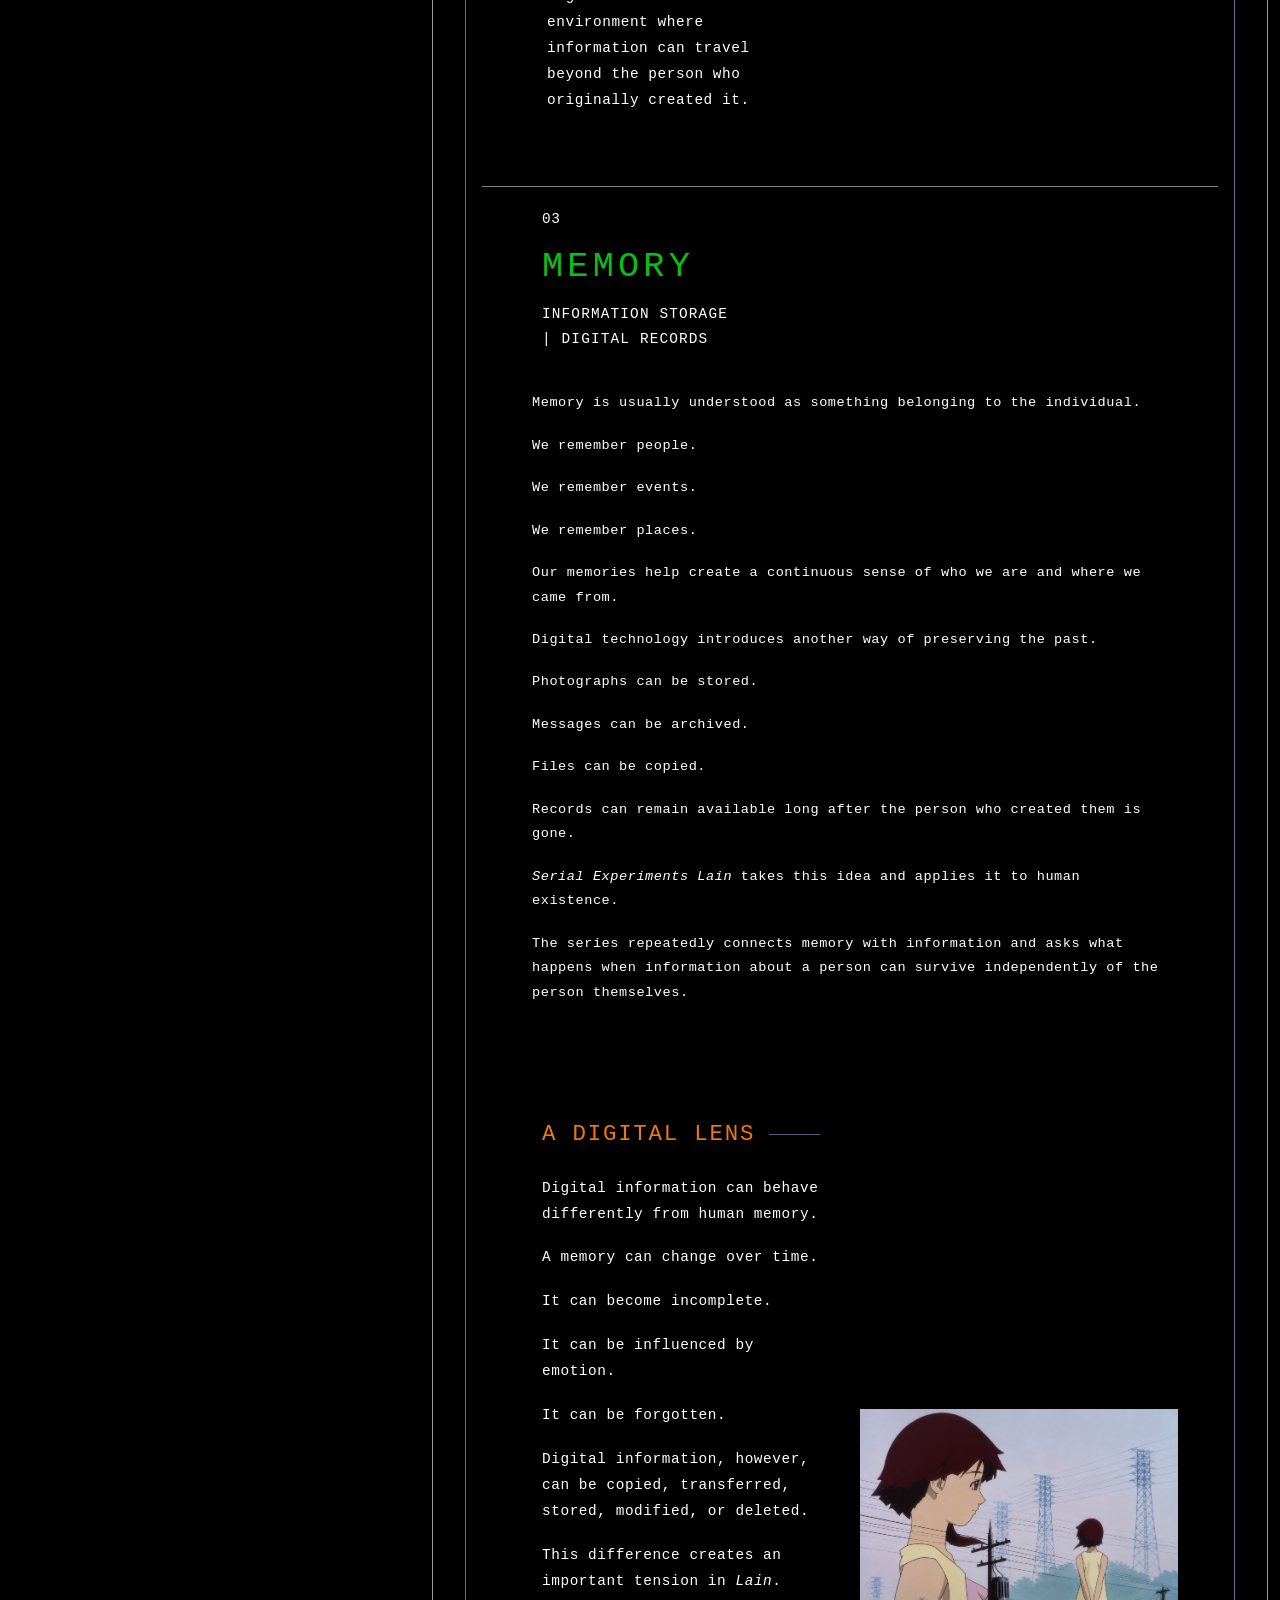
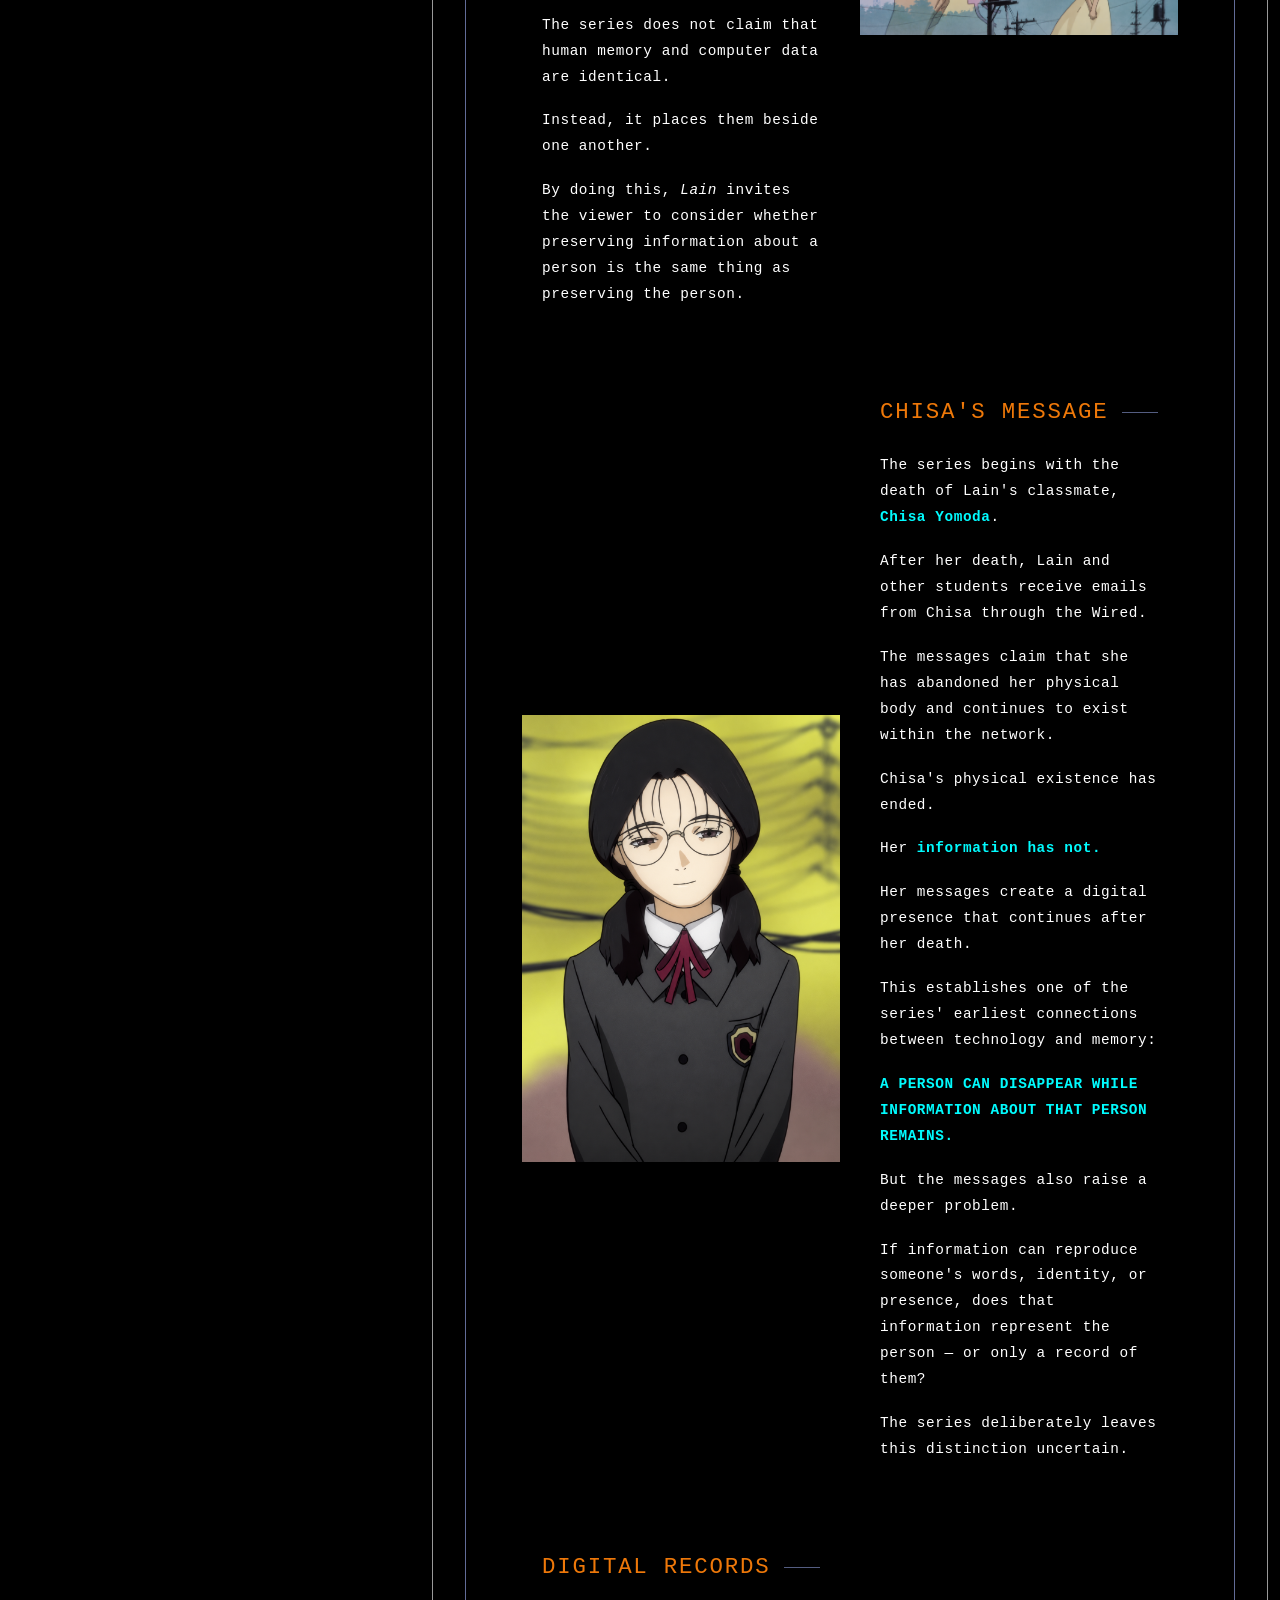
<file: layers.html>
<!DOCTYPE html>
<html lang="en">
<head>
    <meta charset="UTF-8">
    <meta name="viewport" content="width=device-width, initial-scale=1.0">

    <title>Layers | The Wired Archive</title>

    <meta name="description" content="The Layers section of The Wired Archive exploring reality, identity, memory, perception, and connection.">

    <link rel="icon" type="image/x-icon" href="navi.ico">
    <link rel="stylesheet" href="styles.css">
    <link rel="stylesheet" href="layers.css">
</head>

<body class="layers-page">
    <main class="layers-main">
        <nav class="navi-system" aria-label="Main navigation">

            <div class="navi-header">
                <span>NAVI SYSTEM v1.0</span>
                <span class="navi-online">ONLINE</span>
            </div>

            <div class="navi-menu">
                <a href="database.html" class="navi-option">
                    <span class="navi-number">01</span>
                    <span class="navi-name">DATABASE</span>
                    <span class="navi-arrow">&gt;</span>
                </a>

                <a href="layers.html" class="navi-option">
                    <span class="navi-number">02</span>
                    <span class="navi-name">LAYERS</span>
                    <span class="navi-arrow">&gt;</span>
                </a>

                <a href="connect.html" class="navi-option">
                    <span class="navi-number">03</span>
                    <span class="navi-name">CONNECT</span>
                    <span class="navi-arrow">&gt;</span>
                </a>
            </div>

            <div class="navi-status">
                <div>NETWORK: THE WIRED</div>
                <div>CONNECTION: <span>ACTIVE</span></div>
                <div>USER: GUEST_</div>

                <div class="navi-home">
                    <a href="index.html">// SYSTEM HOME</a>
                </div>
            </div>
        </nav>

        <section class="layers-container">
            <header class="layers-header">
                <h1 class="layers-title">LAYERS</h1>
                <div class="layers-status">
                    <p>[ 05 LAYERS DETECTED ]</p>
                    <p>[ DEEPER INFORMATION AVAILABLE ]</p>
                </div>
            </header>

            <div class="layers-content">
                <nav class="layers-cards" aria-label="Layers topics">
                    <a href="#reality" class="layer-card active">
                        <div class="card-information">
                            <span class="card-number">01</span>
                            <span class="card-line"></span>
                            <span class="card-title">
                                REALITY
                            </span>
                        </div>

                        <div class="card-image">
                            <img src="Layers Images/reality3.jpg" alt="realitycard">
                        </div>
                    </a>

                    <a href="#identity" class="layer-card">
                        <div class="card-information">
                            <span class="card-number">02</span>
                            <span class="card-line"></span>
                            <span class="card-title">
                                IDENTITY
                            </span>
                        </div>

                        <div class="card-image">
                            <img src="Layers Images/identity.jpg" alt="identitycard">
                        </div>
                    </a>

                    <a href="#memory" class="layer-card">
                        <div class="card-information">
                            <span class="card-number">03</span>
                            <span class="card-line"></span>
                            <span class="card-title">
                                MEMORY
                            </span>
                        </div>

                        <div class="card-image">
                            <img src="Layers Images/memory.jpg" alt="memorycard">
                        </div>
                    </a>

                    <a href="#perception" class="layer-card">
                        <div class="card-information">
                            <span class="card-number">04</span>
                            <span class="card-line"></span>
                            <span class="card-title">
                                PERCEPTION
                            </span>
                        </div>

                        <div class="card-image">
                            <img src="Layers Images/perception.png" alt="perceptioncard">
                        </div>
                    </a>

                    <a href="#connection" class="layer-card">
                        <div class="card-information">
                            <span class="card-number">05</span>
                            <span class="card-line"></span>
                            <span class="card-title">
                                CONNECTION
                            </span>
                        </div>

                        <div class="card-image">
                            <img src="Layers Images/connection2.png" alt="connectioncard">
                        </div>
                    </a>
                </nav>

                <div class="layer-information">
                    <section class="layer-section reality-section" id="reality">
                        <div class="layer-heading">
                            <p class="section-number">01</p>
                            <h2>REALITY</h2>
                            <h3>PERCEPTION OF REALITY<br>VIA DIGITAL TECHNOLOGY</h3>
                        </div>

                        <div class="layer-introduction">
                            <p>At the beginning of <em>Serial Experiments Lain</em>,
                            the Wired appears to be a network that exists alongside
                            the physical world. People use computers and other devices
                            to access it, communicate, and exchange information.</p>

                            <p> As the series progresses, however, the distinction between
                            these spaces becomes increasingly difficult to maintain.
                            The Wired begins to influence how characters experience
                            and understand the world around them, while events in the
                            physical world continue to shape their experiences within
                            the network.</p>

                            <p>The series therefore does not treat the Wired as simply
                            a separate "virtual world." Instead, it presents the
                            digital and physical as increasingly interconnected.</p>
                        </div>

                        <article class="research-block text-left">
                            <div class="research-text">
                                <h2>PHILOSOPHICAL LENS</h2>
                                <p>One way to examine <em>Lain's</em> treatment of reality
                                is through <strong>Berkeleyan idealism</strong>.</p>

                                <p><em>Lain</em> does not explicitly follow Berkeley's
                                philosophy, and the series should not be treated as a
                                direct adaptation of his ideas.</p>

                                <p>However, the comparison provides a useful lens for
                                understanding one of the series' central concerns:</p>
                                <blockquote>If our experience of the world is shaped by perception, what happens when technology begins shaping that perception?</blockquote>
                                
                                <p>This becomes particularly important in <em>Lain</em>
                                because technology does not simply provide characters
                                with information. It can change what they experience,
                                what they believe, and how they interpret the world
                                around them.</p>

                                <p>The series repeatedly creates situations in which perception becomes difficult to separate from reality.</p>
                                <p>What a character experiences may not be the same as what another character experiences.</p>
                                <p>What appears to be true may later become uncertain.</p>
                                <p>What exists digitally can begin to affect what is experienced physically.</p>
                                <p>The distinction between <strong>what exists</strong>and <strong>what is experienced</strong> therefore becomes increasingly complicated.</p>
                            </div>
                            <div class="research-image">
                                <img src="Layers Images/reality.webp" alt="reality">
                            </div>
                        </article>

                        <article class="research-block image-left">
                            <div class="research-image">
                                <img src="Layers Images/lainaccela.png" alt="accelalain">
                            </div>

                            <div class="research-text">
                                <h2>LAIN | ACCELA</h2>
                                <p>Layer 02 provides an early example.</p>
                                <p>A boy at Cyberia takes <strong>Accela</strong>, a fictional
                                technological device that accelerates brain activity.
                                His experience of time changes dramatically, causing the
                                people and environment around him to appear to move in
                                slow motion.</p>
                                <p>The physical environment has not necessarily changed.
                                His <strong>experience</strong> of that environment has.</p>
                                <p>This distinction becomes important throughout the series.</p>

                                <p>Technology does not always need to physically transform
                                the world to change someone's reality. It can alter the
                                information a person receives, the way that information
                                is processed, or the way the surrounding world is experienced.</p>

                                <blockquote>Reality can be affected without the physical world itself necessarily changing.</blockquote>
                                <p>The example also connects directly to the philosophical
                                question introduced above.</p>
                                <p>The boy's surroundings remain physically present, but his
                                perception of those surroundings has been altered.</p>
                                <p>The world he experiences is therefore different from the
                                world experienced by the people around him.</p>
                                <p>The series uses this difference to demonstrate how
                                technology can intervene between a person and their
                                experience of reality.</p>
                            </div>
                        </article>

                        <article class="research-block text-left">
                            <div class="research-text">
                                <h2>THE WIRED | THE PHYSICAL WORLD</h2>
                                <p>As Lain becomes more deeply involved with the Wired,
                                this idea expands beyond individual perception.</p>

                                <p>The question is no longer only <strong>how technology
                                changes someone's experience of reality</strong>, but
                                what happens when the technology itself begins to
                                influence the relationship between the digital and
                                physical worlds.</p>

                                <p>The Wired begins as a technological system used to
                                communicate and exchange information.</p>

                                <p>Over time, however, information from the Wired begins
                                to have consequences beyond the screen. At the same
                                time, experiences in the physical world can affect
                                what characters understand about the Wired.</p>

                                <p>The two spaces remain distinguishable, but the boundary
                                between them becomes increasingly difficult to define.</p>

                                <p>Rather than providing a simple explanation for where
                                one world ends and another begins, <em>Lain</em>
                                deliberately leaves that boundary uncertain.</p>

                                <p>This uncertainty is important.</p>
                                <p>The series does not simply say that the Wired is another world.</p>
                                <p>Instead, it asks what happens when a technological network
                                becomes so deeply connected to human experience that
                                separating the network from everyday life becomes
                                increasingly difficult.</p>

                                <p>The Wired becomes part of the way characters communicate.</p>
                                <p>It becomes part of the information they receive.</p>
                                <p>It influences what they believe.</p>
                                <p>It affects how they perceive other people.</p>
                                <p>And eventually, it becomes connected to questions of identity, memory, consciousness, and existence.</p>

                                <p>The Wired is therefore important to the series'
                                understanding of reality because it is not simply
                                an alternate world that exists separately from everyday life.</p>
                                <p>It becomes part of the environment through which reality is experienced and understood.</p>
                            </div>
                            <div class="research-image">
                                <img src="Layers Images/reality2.png" alt="reality2">
                            </div>
                        </article>

                        <article class="research-block reality-side">
                            <div class="research-text">
                                <h2>REALITY | UNCERTAINTY</h2>
                                <p>One of the defining characteristics of <em>Lain</em>
                                is that it rarely gives the viewer a completely stable
                                explanation of what is happening.</p>

                                <p>The series frequently allows multiple interpretations to exist at the same time.</p>
                                <p>An event can be understood as technological.
                                Psychological. Physical. Digital. Or some combination of these.</p>
                                <p>This uncertainty is not simply meant to confuse the viewer.</p>
                                <p>It reinforces the central idea of the Reality layer:</p>
                                <blockquote>If technology changes how people experience the world, then determining what is "real" becomes more complicated.</blockquote>
                                <p>The viewer experiences this uncertainty alongside Lain.</p>

                                <p>As her connection to the Wired becomes stronger, the
                                audience also becomes less certain about where the
                                boundaries of ordinary reality are located.</p>
                                <p>The series therefore turns the question of reality into an experience rather than simply an explanation.</p>
                            </div>
                        </article>

                        <article class="research-block reality-side">
                            <div class="research-text">
                                <h2>WHY THIS MATTERS</h2>
                                <p>The significance of <em>Lain's</em> treatment of reality is not limited to its fictional technology.</p>

                                <p>The series was released in 1998, when the Internet was
                                    becoming increasingly accessible but had not yet become
                                    as deeply integrated into everyday life as it is today.</p>

                                <p>Today, digital technology is involved in communication,
                                entertainment, education, work, relationships, news,
                                shopping, navigation, and social interaction.</p>

                                <p>People can experience events through screens without physically being present.</p>

                                <p>They can communicate with people they have never met.</p>
                                <p>They can construct identities online.</p>
                                <p>They can store years of personal information digitally.</p>

                                <p>Technology has therefore become part of how people experience the world.</p>
                                <blockquote>When technology becomes part of the way we experience
                                reality, where does the digital world end and everyday
                                life begin?</blockquote>
                                <p><em>Lain</em> does not provide a simple answer. Instead, it leaves the boundary open for interpretation.</p>
                            </div>
                        </article>
                    </section>

                    <section class="layer-section identity-section" id="identity">
                        <div class="layer-heading">
                            <p class="section-number">02</p>
                            <h2>IDENTITY</h2>
                            <h3>ONLINE MANIFESTATION<br>OF IDENTITY</h3>
                        </div>

                        <div class="layer-introduction">
                            <p>Identity can appear to be something stable.</p>

                            <p>A person has a name, a body, a history, relationships, and a physical location. 
                            These characteristics create the impression that identity belongs to one specific individual who can be recognized and identified.</p>

                            <p>Digital technology complicates that assumption.</p>
                            <p>Online, a person can be represented through a username, profile, photograph, avatar, message, or collection of information. 
                            These representations can reveal parts of a person while hiding others. Someone can also behave differently online than they do in person.</p>
                            <p><em>Serial Experiments Lain</em> takes this idea further by questioning whether identity needs to have one fixed form or location at all.</p>

                            <p>As Lain becomes more involved with the Wired, different versions of her begin appearing through different environments and perspectives. 
                            The series does not provide a simple explanation in which one version is real and every other version is fake.</p>
                            <p>Instead, it makes identity itself uncertain.</p>
                        </div>

                        <article class="research-block text-left">
                            <div class="research-text">
                                <h2>IDENTITY AS MULTIPLE</h2>
                                <p>Academic discussions of <em>Lain</em> have examined the series' treatment of identity as something that does not necessarily have one stable or unambiguous location.</p>
                                <p>Lain can exist through her physical body, her interactions with other people, her presence within the Wired, and the information that other people associate with her.</p>
                                <p>These versions do not always agree.</p>
                                <p>The result is an identity that is distributed across different forms of experience.</p>
                                <p>This is important because the series does not simply ask:</p>
                                <p><strong>“Who is the real Lain?”</strong></p>

                                <p>It also asks:</p>
                                <p><strong>“Can there be more than one meaningful version of the same person?”</strong></p>
                            </div>

                            <div class="research-image">
                                <img src="Layers Images/omnipresent.jpg" alt="omni">
                            </div>
                        </article>

                        <article class="research-block text-only">
                            <div class="research-text">
                                <h2>A PHILOSOPHICAL |<br>DIGITAL LENS</h2>
                                <p>One way to understand this idea is through the concept of the <strong>constructed self</strong>.</p>
                                <p>Identity is not only something a person possesses internally. It is also shaped through relationships, social expectations, memories, communication, and the way other people perceive them.</p>
                                <p>Digital environments make this process more visible.</p>
                                <p>An online identity can be deliberately constructed. A person chooses what to display, what to hide, how to communicate, and how they want to be perceived.</p>
                                <p>This does not necessarily make an online identity “fake.”</p>
                                <p>Instead, it demonstrates that identity can contain different versions of the self depending on the environment.</p>
                                <p><em>Lain</em> pushes this idea to an extreme by making those different versions difficult to separate.</p>
                            </div>
                        </article>

                        <article class="research-block text-left">
                            <div class="research-text">
                                <h2>THE MANY LAINS</h2>
                                <p>Early in the series, Lain is presented as quiet, withdrawn, and uncomfortable with social interaction.</p>
                                <p>Yet other characters encounter a different version of her.</p>
                                <p>In Layer 02, Alice and her friends believe they have seen Lain at Cyberia behaving in a much more confident and aggressive manner.</p>
                                <p> The Lain they encounter does not match the person they believe they know.</p>
                                <p>Later, Taro also recognizes a version of Lain associated with the Wired that differs from the Lain he encounters physically.</p>
                                <p>These encounters create uncertainty about where Lain's identity actually exists.</p>
                                <p>The important point is not simply that there are “different Lains.”</p>
                                <p>The deeper idea is that <strong>different versions of a person can be produced through different relationships, environments, and perceptions.</strong></p>
                            </div>

                            <div class="research-image">
                                <img src="Layers Images/manylains.png" alt="lains">
                            </div>
                        </article>

                        <article class="research-block text-only">
                            <div class="research-text">
                                <h2>THE SPLIT SELF</h2>
                                <p>The different versions of Lain can therefore be understood as a way of exploring the construction of identity.</p>
                                <p>Rather than asking which Lain is the “real” one, the series allows us to consider whether identity can contain multiple versions of the same person.</p>

                                <p>A useful way to visualize this is:</p>
                                <p><strong>PHYSICAL SELF</strong></p>
                                <p>The person encountered face-to-face.</p>
                                <p><strong>ONLINE SELF</strong></p>
                                <p>The person represented through a digital environment.</p>
                                <p><strong>PRIVATE SELF</strong></p>
                                <p>The parts of a person that are not publicly displayed.</p>
                                <p><strong>PERCEIVED SELF</strong></p>
                                <p>The person other people believe they know.</p>

                                <p>These versions can overlap, contradict one another, or change over time.</p>
                                <p>The Wired makes these differences more visible because information can circulate independently of the physical person.</p>
                            </div>
                        </article>

                        <article class="research-block identity-side">
                            <div class="research-text">
                                <h2>IDENTITY | INFORMATION</h2>
                                <p>The series also connects identity with information.</p>
                                <p>What people know about Lain affects how they understand her.</p>
                                <p>What they remember about her affects her place in their lives.</p>
                                <p>What appears about her through the Wired can create versions of her that exist independently from her physical presence.</p>

                                <p>Identity therefore becomes connected to:</p>
                                <p><strong>INFORMATION</strong></p>
                                <p><strong>PERCEPTION</strong></p>
                                <p><strong>MEMORY</strong></p>
                                <p><strong>INTERACTION</strong></p>

                                <p>A person's identity can be influenced not only by who they believe themselves to be, but also by the information that exists about them and the people who interpret that information.</p>
                                <p>This becomes especially significant in a networked environment where information can travel beyond the person who originally created it.</p>
                            </div>
                        </article>

                        <article class="research-block identity-side">
                            <div class="research-text">
                                <h2>MODERN DIGITAL IDENTITY</h2>
                                <p>The problem <em>Lain</em> explores has become even more visible in contemporary digital culture.</p>
                                <p>People can maintain different identities across social media, gaming platforms, professional networks, private accounts, and anonymous communities.</p>
                                <p>A person may present themselves differently in each environment without necessarily feeling that one version is completely false.</p>
                                <p>The technology is different from what existed when <em>Lain</em> was created in 1998, but the underlying problem remains recognizable:</p>
                                <p><strong>How much of identity belongs to the individual, and how much is created through the ways other people see and interpret them?</strong></p>
                            </div>
                        </article>
                    </section>

                    <section class="layer-section memory-section" id="memory">
                        <div class="layer-heading">
                            <p class="section-number">03</p>
                            <h2>MEMORY</h2>
                            <h3>INFORMATION STORAGE<br>| DIGITAL RECORDS</h3>
                        </div>
                        <div class="layer-introduction">
                            <p>Memory is usually understood as something belonging to the individual.</p>

                            <p>We remember people.</p>
                            <p>We remember events.</p>
                            <p>We remember places.</p>

                            <p>Our memories help create a continuous sense of who we are and where we came from.</p>
                            <p>Digital technology introduces another way of preserving the past.</p>

                            <p>Photographs can be stored.</p>
                            <p>Messages can be archived.</p>
                            <p>Files can be copied.</p>

                            <p>Records can remain available long after the person who created them is gone.</p>
                            <p><em>Serial Experiments Lain</em> takes this idea and applies it to human existence.</p>
                            <p>The series repeatedly connects memory with information and asks what happens when information about a person can survive independently of the person themselves.</p>
                        </div>

                        <article class="research-block text-left">
                            <div class="research-text">
                                <h2>A DIGITAL LENS</h2>
                                <p>Digital information can behave differently from human memory.</p>

                                <p>A memory can change over time.</p>
                                <p>It can become incomplete.</p>
                                <p>It can be influenced by emotion.</p>
                                <p>It can be forgotten.</p>

                                <p>Digital information, however, can be copied, transferred, stored, modified, or deleted.</p>
                                <p>This difference creates an important tension in <em>Lain</em>.</p>
                                <p>The series does not claim that human memory and computer data are identical.</p>
                                <p>Instead, it places them beside one another.</p>
                                <p>By doing this, <em>Lain</em> invites the viewer to consider whether preserving information about a person is the same thing as preserving the person.</p>
                            </div>

                            <div class="research-image">
                                <img src="Layers Images/memory1.png" alt="digilens">
                            </div>
                        </article>

                        <article class="research-block image-left">
                            <div class="research-image">
                                <img src="Layers Images/chisa.png" alt="chisa">
                            </div>
                            <div class="research-text">
                                <h2>CHISA'S MESSAGE</h2>
                                <p>The series begins with the death of Lain's classmate, <strong>Chisa Yomoda</strong>.</p>
                                <p>After her death, Lain and other students receive emails from Chisa through the Wired.</p>
                                <p>The messages claim that she has abandoned her physical body and continues to exist within the network.</p>

                                <p>Chisa's physical existence has ended.</p>
                                <p>Her <strong>information has not.</strong></p>
                                <p>Her messages create a digital presence that continues after her death.
                                </p>

                                <p>This establishes one of the series' earliest connections between technology and memory:</p>
                                <p><strong>A PERSON CAN DISAPPEAR WHILE INFORMATION ABOUT THAT PERSON REMAINS.</strong></p>

                                <p>But the messages also raise a deeper problem.</p>
                                <p>If information can reproduce someone's words, identity, or presence, does that information represent the person — or only a record of them?</p>
                                <p>The series deliberately leaves this distinction uncertain.</p>
                            </div>
                        </article>

                        <article class="research-block text-left">
                            <div class="research-text">
                                <h2>DIGITAL RECORDS</h2>
                                <p>The difference between a person and a record of that person becomes increasingly important throughout the series.</p>
                                <p>A digital record can preserve information about someone.</p>
                                <p>But a record is not necessarily the same thing as the person themselves.</p>

                                <p>A photograph can preserve someone's appearance.</p>
                                <p>A message can preserve their words.</p>
                                <p>A recording can preserve their voice.</p>
                                <p>A profile can preserve information about their interests or activities.</p>

                                <p>But none of these things necessarily contain the complete person.</p>
                                <p><em>Lain</em> repeatedly explores this distance between <strong>information about a person</strong> and <strong>the person themselves.</strong></p>
                            </div>

                            <div class="research-image">
                                <img src="Layers Images/memory2.png" alt="digirecords">
                            </div>
                        </article>

                        <article class="research-block text-only">
                            <div class="research-text">
                                <h2>MEMORY AS DATA</h2>
                                <p>The Wired also introduces the possibility that information about people can become part of a larger network.</p>
                                <p>Memories, identities, conversations, and experiences can become connected through information.</p>
                                <p>This makes memory less isolated.</p>
                                <p>A person's past can become part of other people's memories, records, conversations, and digital traces.</p>
                                <p>The past therefore becomes something that can exist outside the individual.</p>
                                <p>That idea is especially important in a world where information can be copied indefinitely.</p>
                            </div>
                        </article>

                        <article class="research-block text-left">
                            <div class="research-text">
                                <h2>THE RESET</h2>
                                <p>The relationship between memory and information becomes especially significant near the end of the series.</p>
                                <p>Lain resets the world and removes her presence from the memories of the people around her.</p>
                                <p>Alice no longer remembers Lain as part of her previous life, although a sense of familiarity remains when she encounters her again.</p>
                                <p>The reset demonstrates how changing information can alter a person's understanding of the past.</p>
                                <p>If the information surrounding an event changes, the meaning of that event can also change.</p>
                                <p>The characters do not simply lose a fact about Lain.</p>
                                <p>They lose part of the history that connected Lain to their own lives.</p>
                            </div>

                            <div class="research-image">
                                <img src="Layers Images/memory3.png" alt="reset">
                            </div>
                        </article>

                        <article class="research-block text-only">
                            <div class="research-text">
                                <h2>MEMORY | IDENTITY</h2>
                                <p>This connects memory directly to identity.</p>
                                <p>People understand themselves partly through their memories.</p>
                                <p>We know who we are because we remember where we came from, what happened to us, and who has been part of our lives.</p>
                                <p>If those memories change, the person's understanding of their own identity can change as well.</p>
                                <p><em>Lain</em> therefore presents memory as more than storage.</p>
                                <p>Memory becomes part of the structure that allows a person to understand themselves and their relationships with others.</p>
                            </div>
                        </article>

                        <article class="research-block memory-side">
                            <div class="research-text">
                                <h2>WHAT DIGITAL MEMORY<br>CHANGES</h2>
                                <p>Digital technology introduces several possibilities:</p>
                                <p><strong>STORED</strong></p>
                                <p>Information can remain available.</p>
                                <p><strong>TRANSFERRED</strong></p>
                                <p>Information can move between people and systems.</p>
                                <p><strong>COPIED</strong></p>
                                <p>Information can exist in multiple locations.</p>
                                <p><strong>ALTERED</strong></p>
                                <p>Information can be changed.</p>
                                <p><strong>LOST</strong></p>
                                <p>Information can disappear.</p>
                                <p><strong>REMOVED</strong></p>

                                <p>Information can be intentionally erased.</p>
                                <p>These possibilities are important because human memory normally cannot be controlled with the same precision.</p>
                                <p>A person cannot simply open a file and delete a memory.</p>
                                <p>The Wired creates a fictional environment where the distinction between information and memory becomes much less stable.</p>
                            </div>
                        </article>

                        <article class="research-block memory-side">
                            <div class="research-text">
                                <h2>MODERN DIGITAL MEMORY</h2>
                                <p>The idea becomes particularly relevant in contemporary Internet culture.</p>
                                <p>People leave behind photographs, messages, posts, comments, videos, search histories, profiles, and other digital traces.</p>
                                <p>Some information may remain accessible long after someone has stopped using an account.</p>
                                <p>Other information can be edited or deleted.</p>
                                <p>This creates a modern version of the problem explored by <em>Lain</em>:</p>
                                <p><strong>If information about our lives can remain outside of our minds, how much of our past exists independently from our own memory?</strong></p>
                            </div>
                        </article>
                    </section>

                    <section class="layer-section perception-section" id="perception">
                        <div class="layer-heading">
                            <p class="section-number">04</p>
                            <h2>PERCEPTION</h2>
                            <h3>TECHNOLOGY'S INFLUENCE<br>ON PERCEPTION</h3>
                        </div>

                        <div class="layer-introduction">
                            <p>Technology can give people access to information.</p>
                            <p>But it can also change how information is experienced.</p>

                            <p>Screens alter what we see.</p>
                            <p>Headphones alter what we hear.</p>
                            <p>Virtual environments can change our sense of space.</p>
                            <p>Networked technology can change how quickly information reaches us.</p>

                            <p><em>Serial Experiments Lain</em> explores these possibilities through both its characters and its visual language.</p>

                            <p>The series constantly places electronic technology between the viewer and the world being observed.</p>
                            <p>Computers.</p>
                            <p>Telephones.</p>
                            <p>Screens.</p>
                            <p>Cables.</p>
                            <p>Static.</p>
                            <p>Electrical sounds.</p>
                            <p>Network interfaces.</p>

                            <p>These elements make technology feel like part of the environment rather than something separate from it.</p>
                        </div>

                        <article class="research-block text-left">
                            <div class="research-text">
                                <h2>PERCEPTION | INFORMATION</h2>
                                <p>Perception is not simply about receiving information.</p>
                                <p>The brain interprets information.</p>
                                <p>Two people can experience the same event and understand it differently.</p>
                                <p>Technology adds another layer because the information reaching a person can be filtered, altered, accelerated, delayed, or presented through a particular interface.</p>
                                <p>This makes technology part of the process through which people experience reality.</p>
                                <p>This idea connects directly to the Reality layer.</p>

                                <p><strong>REALITY asks what is real.</strong></p>
                                <p><strong>PERCEPTION asks how that reality is experienced.</strong></p>
                            </div>

                            <div class="research-image">
                                <img src="Layers Images/perception2.gif" alt="perceptionlain">
                            </div>
                        </article>

                        <article class="research-block image-left">
                            <div class="research-image">
                                <img src="Layers Images/navi.jpg" alt="navi">
                            </div>

                            <div class="research-text">
                                <h2>THE NAVI</h2>
                                <p>Lain begins the series with little interest in computers.</p>
                                <p>After receiving Chisa's message, she becomes increasingly involved with the Wired and obtains a new <strong>NAVI</strong>, a computer system designed to access the network.</p>
                                <p>Her NAVI does not remain an ordinary computer.</p>
                                <p>Lain repeatedly modifies and upgrades it.</p>
                                <p>Eventually, the system expands throughout her bedroom, incorporating additional hardware, cooling systems, screens, and cables.</p>
                                <p>Her environment begins to visually reflect her relationship with the Wired.</p>
                                <p>The computer is no longer simply an object inside the room.</p>
                                <p><strong>The technology begins to dominate the room itself.</strong></p>
                                <p>This transformation is important because Lain's relationship with technology becomes physical.</p>
                                <p>The Wired is no longer something she visits occasionally.</p>
                                <p>It becomes part of the environment in which she lives.</p>
                            </div>
                        </article>

                        <article class="research-block text-left">
                            <div class="research-text">
                                <h2>ACCELA</h2>
                                <p>Accela provides another example of technology changing perception.</p>
                                <p>After taking the device, the user experiences the world as dramatically slowed down.</p>
                                <p>The people around him appear almost motionless.</p>
                                <p>The technology changes the way his brain processes his surroundings, producing an experience that is completely different from the people around him.</p>
                                <p>The environment remains physically present.</p>
                                <p>But it is no longer experienced in the same way.</p>
                                <p>Accela therefore demonstrates that changing perception does not necessarily require changing the external environment.</p>
                                <p>The observer can change while the observed world remains.</p>
                            </div>

                            <div class="research-image">
                                <video controls>
                                    <source src="Videos/accela.mp4" type="video/mp4">
                                </video>
                            </div>
                        </article>

                        <article class="research-block image-left">
                            <div class="research-image">
                                <img src="Layers Images/memory4.gif" alt="technology">
                            </div>

                            <div class="research-text">
                                <h2>A VISUAL LANGUAGE<br>OF TECHNOLOGY</h2>
                                <p>The series repeatedly uses electronic imagery:</p>
                                <p><strong>TELEPHONE WIRES</strong></p>
                                <p><strong>COMPUTER SCREENS</strong></p>
                                <p><strong>ELECTRICAL HUM</strong></p>
                                <p><strong>STATIC</strong></p>
                                <p><strong>DISTORTION</strong></p>
                                <p><strong>NETWORK INTERFACES</strong></p>
                                <p><strong>SIGNAL NOISE</strong></p>

                                <p>These elements appear so frequently that they begin to shape the atmosphere of the series.</p>
                                <p>Technology is not restricted to scenes where characters are actively using computers.</p>

                                <p>It appears in bedrooms.</p>
                                <p>On streets.</p>
                                <p>Through telephone lines.</p>
                                <p>In sound design.</p>
                                <p>Across screens.</p>
                                <p>Within transitions.</p>

                                <p>The effect is that technology begins to feel unavoidable.</p>
                            </div>
                        </article>

                        <article class="research-block text-only">
                            <div class="research-text">
                                <h2>TECHNOLOGY AS ENVIRONMENT</h2>
                                <p>This is an important distinction.</p>
                                <p>Technology in <em>Lain</em> is not always presented as an object.</p>
                                <p>It becomes an <strong>environment</strong>.</p>
                                <p>The more Lain interacts with the Wired, the more the boundaries between her physical surroundings and her technological surroundings begin to overlap.</p>

                                <p>Her room becomes filled with computer equipment.</p>
                                <p>Her conversations occur through networks.</p>
                                <p>Information reaches her through electronic devices.</p>
                                <p>The Wired becomes increasingly present in ordinary life.</p>

                                <p>This makes the technological world feel less like a separate destination and more like another layer of the world she already occupies.</p>
                            </div>
                        </article>

                        <article class="research-block perception-side">
                            <div class="research-text">
                                <h2>PERCEPTION | THE VIEWER</h2>
                                <p>The series also affects the audience.</p>
                                <p>The viewer is frequently placed in situations where it is difficult to determine whether something is happening physically, digitally, psychologically, or through another character's perception.</p>
                                <p>The uncertainty is intentional.</p>
                                <p>Instead of simply explaining that reality is unstable, <em>Lain</em> makes the audience experience that instability.</p>
                                <p>The viewer has to interpret what is happening just as the characters do.</p>
                                <p>This makes perception part of the storytelling itself.</p>
                                <p>The series does not only <strong>tell</strong> us that perception can be unreliable.</p>
                                <p>It uses its structure and presentation to <strong>make us question our own perception.</strong></p>
                            </div>
                        </article>

                        <article class="research-block perception-side">
                            <div class="research-text">
                                <h2>DISTORTION | UNCERTAINTY</h2>
                                <p>The visual and audio design reinforces this uncertainty.</p>

                                <p>Static can interrupt communication.</p>
                                <p>Electronic sounds can continue after a scene has changed.</p>
                                <p>Images can become distorted.</p>
                                <p>Conversations can occur without clear physical context.</p>

                                <p>These techniques make it difficult to establish a completely stable perspective.</p>
                                <p>The viewer is constantly asked to determine what information can be trusted.</p>
                                <p>This connects technology with uncertainty.</p>
                                <p>The more information becomes available, the more difficult it can sometimes become to determine what that information actually means.</p>
                            </div>
                        </article>

                        <article class="research-block text-only">
                            <div class="research-text">
                                <h2>MODERN TECHNOLOGY</h2>
                                <p>The specific technology shown in <em>Lain</em> may look dated today.</p>
                                <p>Large desktop computers have been replaced by smartphones, laptops, tablets, wearable devices, and constant wireless connectivity.</p>
                                <p>But the underlying concept remains relevant.</p>
                                <p>Modern technology can change how quickly we receive information, how much information surrounds us, and how frequently digital information enters everyday experience.</p>
                                <p>The technology may have changed.</p>
                                <p>The question has not:</p>
                                <p><strong>How does technology change the way we experience the world?</strong></p>
                            </div>
                        </article>
                    </section>

                    <section class="layer-section connection-section" id="connection">
                        <div class="layer-heading">
                            <p class="section-number">05</p>
                            <h2>CONNECTION</h2>
                            <h3>RELATIONSHIPS | ONLINE<br>COMMUNICATION</h3>
                        </div>

                        <div class="layer-introduction">
                            <p>The purpose of a network is connection.</p>
                            <p>The Wired allows information to travel between people regardless of physical distance.</p>

                            <p>A person can communicate without being in the same room.</p>
                            <p>A message can reach someone almost instantly.</p>
                            <p>A conversation can exist without the participants ever meeting face-to-face.</p>

                            <p>At first, this seems entirely positive.</p>
                            <p>Distance becomes less important.</p>
                            <p>Communication becomes faster.</p>
                            <p>People can find others who share their interests.</p>
                            <p>But <em>Serial Experiments Lain</em> complicates the idea that communication automatically produces understanding.</p>
                            <p>The series asks whether being connected to someone is the same thing as actually being close to them.</p>
                        </div>

                        <article class="research-block text-left">
                            <div class="research-text">
                                <h2>CONNECTION | DISTANCE</h2>
                                <p>Physical distance normally limits communication.</p>
                                <p>If two people live far apart, meeting requires time and transportation.</p>
                                <p>The Wired changes that relationship.</p>
                                <p>Information can travel almost instantly.</p>
                                <p>A person can speak with someone on the other side of the world without leaving their room.</p>
                                <p>This changes what “being together” can mean.</p>
                                <p>Two people can occupy different physical locations while participating in the same digital space.</p>
                                <p>But <em>Lain</em> does not present the removal of physical distance as the same thing as emotional closeness.</p>
                            </div>

                            <div class="research-image">
                                <img src="Layers Images/connection.png" alt="connection">
                            </div>
                        </article>

                        <article class="research-block image-left">
                            <div class="research-image">
                                <img src="Layers Images/cyberia.jpg" alt="cyberia">
                            </div>

                            <div class="research-text">
                                <h2>CYBERIA</h2>
                                <p>Cyberia is one of the most important physical locations in the series.</p>
                                <p>It is a nightclub where Lain encounters other young people and becomes exposed to the culture surrounding technology, drugs, and the Wired.</p>
                                <p>The name itself references Douglas Rushkoff's 1994 book <em>Cyberia</em>, which explored technology, drugs, and emerging subcultures.</p>
                                <p>Cyberia therefore represents a meeting point between physical social life and emerging digital culture.</p>
                                <p>People are physically together.</p>
                                <p>But the technology and information surrounding them create another layer of interaction.</p>
                                <p>It becomes a space where the physical and digital cultures surrounding Lain overlap.</p>
                            </div>
                        </article>

                        <article class="research-block connection-side">
                            <div class="research-text">
                                <h2>THE CHATROOMS</h2>
                                <p>The Wired creates social spaces that do not require physical proximity.</p>
                                <p>People can communicate through text without knowing who is physically behind the screen.</p>
                                <p>The network therefore changes one of the basic conditions of communication:</p>
                                <p><strong>PEOPLE DO NOT HAVE TO BE IN THE SAME PLACE TO SHARE THE SAME CONVERSATION.</strong></p>
                                <p>This creates new possibilities for social interaction.</p>

                                <p>Someone who feels isolated in physical life may find people with similar interests online.</p>
                                <p>Someone can communicate without revealing their physical identity.</p>
                                <p>Someone can experiment with different ways of presenting themselves.</p>

                                <p>But the same distance that creates freedom can also create uncertainty.</p>
                                <p>There may be no body language.</p>

                                <p>No facial expression.</p>
                                <p>No physical presence.</p>

                                <p>Only the information transmitted through the network.</p>
                            </div>
                        </article>

                        <article class="research-block connection-side">
                            <div class="research-text">
                                <h2>ANONYMITY | IDENTITY</h2>
                                <p>The connection between identity and communication becomes especially important here.</p>
                                <p>The Wired allows people to communicate without necessarily revealing who they are.</p>
                                <p>This can allow individuals to express themselves differently from how they might behave face-to-face.</p>
                                <p>But it also makes it difficult to know exactly who is speaking.</p>
                                <p>This creates a relationship between the <strong>Identity</strong> and <strong>Connection</strong> layers.</p>
                                <p>The way people connect affects how they present themselves.</p>
                                <p>And the way they present themselves affects how other people understand them.</p>
                            </div>
                        </article>

                        <article class="research-block text-left">
                            <div class="research-text">
                                <h2>PROTOCOL 7</h2>
                                <p>Protocol 7 takes the idea of connection further within the fictional world of <em>Lain</em>.</p>
                                <p>Its development is associated with the possibility of connecting humans to the Wired in increasingly direct ways.</p>
                                <p>The network is no longer simply carrying messages between people.</p>
                                <p>It begins to suggest the possibility of a system in which the boundaries between individual consciousnesses could become less important.</p>
                                <p>The idea of connection therefore moves beyond communication.</p>
                                <p>The Wired begins to suggest a deeper form of interconnectedness in which information, identity, and consciousness can overlap.</p>
                            </div>

                            <div class="research-image">
                                <img src="Layers Images/proto7.gif" alt="protocol7">
                            </div>
                        </article>

                        <article class="research-block text-only">
                            <div class="research-text">
                                <h2>A PHILOSOPHICAL LENS:<br>CARL JUNG</h2>
                                <p>This is where <strong>Carl Jung's concept of the collective unconscious</strong> can be used as an interpretive lens.</p>
                                <p>Jung proposed that human beings share deeper psychological structures beneath individual conscious experience.</p>
                                <p><em>Lain</em> does not explicitly identify the Wired as Jung's collective unconscious.</p>
                                <p>However, the comparison provides a useful way to interpret the series.</p>
                                <p>The Wired can be viewed as a fictional technological space where individual boundaries become less isolated.</p>

                                <p>Information can move between people.</p>
                                <p>Ideas can spread.</p>
                                <p>Identities can overlap.</p>
                                <p>Experiences can become shared.</p>

                                <p>Through this lens, the Wired can be interpreted as a technological representation of humanity becoming increasingly interconnected.</p>
                            </div>
                        </article>

                        <article class="research-block connection-side">
                            <div class="research-text">
                                <h2>THE EMPATHY PROBLEM</h2>
                                <p>The series also presents a contradiction.</p>
                                <p>More communication does not necessarily mean more understanding.</p>
                                <p>People can be connected through the Wired while remaining physically isolated.</p>

                                <p>They can exchange information without understanding one another.</p>
                                <p>They can communicate constantly while still experiencing loneliness.</p>

                                <p>This creates one of the most important tensions in the series:</p>
                                <p><strong>CONNECTION CAN REDUCE DISTANCE</strong></p>
                                <p><strong>WITHOUT NECESSARILY CREATING CLOSENESS.</strong></p>

                                <p>This distinction is important because communication and connection are not automatically the same thing.</p>
                                <p>A network can successfully deliver a message.</p>
                                <p>It cannot guarantee that the person receiving the message understands the person who sent it.</p>
                            </div>
                        </article>

                        <article class="research-block connection-side">
                            <div class="research-text">
                                <h2>CONNECTION | HUMAN<br>RELATIONSHIPS</h2>
                                <p>The series therefore treats connection as both a technological and human problem.</p>
                                <p>Technology can make communication easier.</p>
                                <p>But relationships require more than communication.</p>
                                <p>They also involve trust, empathy, interpretation, shared experience, and emotional understanding.</p>
                                <p>The Wired can connect people physically separated by distance.</p>
                                <p>It cannot automatically eliminate the psychological distance between them.</p>
                                <p>This is one reason the series repeatedly presents connected characters who still experience isolation.</p>
                            </div>
                        </article>

                        <article class="research-block text-only">
                            <div class="research-text">
                                <h2>MODERN INTERNET CULTURE</h2>
                                <p>This idea becomes especially relevant when viewed alongside modern Internet culture.</p>

                                <p>Today, people can maintain hundreds of digital connections through:</p>
                                <p><strong>SOCIAL MEDIA</strong></p>
                                <p><strong>MESSAGING</strong></p>
                                <p><strong>ONLINE COMMUNITIES</strong></p>
                                <p><strong>VIDEO GAMES</strong></p>
                                <p><strong>FORUMS</strong></p>
                                <p><strong>VIDEO PLATFORMS</strong></p>
                                <p><strong>VIRTUAL SPACES</strong></p>

                                <p>The technology has changed dramatically since <em>Lain</em> was released in 1998.</p>

                                <p>The underlying question remains relevant:</p>
                                <p><strong>What does it actually mean to be connected to another person?</strong></p>

                                <p>Modern technology allows people to communicate more frequently and across greater distances than ever before.</p>
                                <p>But increased access to communication does not necessarily eliminate loneliness or create genuine understanding.</p>
                                <p>That tension is one of the reasons <em>Lain's</em> treatment of connection continues to feel relevant.</p>
                            </div>
                        </article>

                        <article class="research-block image-left">
                            <div class="research-image">
                                <img src="Layers Images/wired.png" alt="connected">
                            </div>

                            <div class="research-text">
                                <h2>THE WIRED AS A NETWORK<br>OF HUMAN EXPERIENCE</h2>
                                <p>At its deepest level, the Wired is more than a fictional Internet.</p>
                                <p>It represents the possibility that technology could become deeply integrated into human relationships, identity, memory, and consciousness.</p>
                                <p>The network begins as a tool for communication.</p>
                                <p>It gradually becomes something much larger.</p>
                                <p>It becomes a space where information about people exists, where identities can be represented, where memories can be affected, and where physical distance becomes less meaningful.</p>
                                <p>Connection therefore becomes linked to every other layer of the archive.</p>

                                <p><strong>REALITY</strong></p>
                                <p>The network can influence how reality is experienced.</p>
                                <p><strong>IDENTITY</strong></p>
                                <p>The network can create different representations of the self.</p>
                                <p><strong>MEMORY</strong></p>
                                <p>The network can preserve and alter information about the past.</p>
                                <p><strong>PERCEPTION</strong></p>
                                <p>The network can influence how information is experienced.</p>
                                <p><strong>CONNECTION</strong></p>
                                <p>The network brings these experiences into contact with one another.</p>
                            </div>
                        </article>
                    </section>
                
                    <div class="layers-end">
                        <p>[ END OF LAYERS ]</p>
                        <p>[ CONNECTION: TERMINATED ]</p>
                    </div>
                </div>
            </div>
        </section>
    </main>

    <footer class="site-footer">
        <nav aria-label="Footer navigation">
            <ul>
                <li><a href="index.html">HOME</a></li>
                <li aria-hidden="true">|</li>
                <li><a href="mailto:salbazi@asu.edu">EMAIL</a></li>
                <li aria-hidden="true">|</li>
                <li><span>© 2026 THE WIRED ARCHIVE</span></li>
            </ul>
        </nav>

        <img src="Images/powernavi-badge.jpg" alt="Powered by NAVI" class="navi-badge">
    </footer>

</body>
</html>
</file>
<file: styles.css>
@font-face {
    font-family: "Psacstroj";
    src: url("Psacstroj-DATABASE FONT/psacstroj_Psacstroj.ttf") format("truetype");
    font-weight: normal;
    font-style: normal;
}

* {
    box-sizing: border-box;
}

html {
    scroll-behavior: smooth;
}

body {
    background-color: #000000;
    color: #ffffff;
    font-family: "Courier New", Courier, monospace;
    margin: 0;
    min-height: 100vh;
    display: flex;
    flex-direction: column;
    position: relative;
}

body::before {
    content: "";
    background: url("./mainbg.jpg");
    background-position: left center;
    background-size: cover;
    background-repeat: none;
    opacity: 0.40;
    z-index: -1;
    position: fixed;
    inset: 0;
}

a {
    color: #ffffff;
    text-decoration: none;
}

a:hover {
    text-decoration: underline;
}

a:focus-visible {
    outline: 2px solid #ffffff;
    outline-offset: 5px;
}

.site-header {
    padding: 18px 30px 0;
}

.navi-logo {
    width: 95px;
    height: 95px;
    object-fit: contain;
    display: block;
}

.brand {
    display: flex;
    align-items: center;
    gap: 18px;
}

.brand-text {
    min-width: 0;
}

.site-title {
    position: relative;
    display: inline-block;
    font-family: "Psacstroj", serif;
    font-size: 3rem;
    font-weight: 400;
    letter-spacing: 0.03em;
    line-height: 1;
    color: #ffffff;
    -webkit-text-stroke: 0.5px #ffffff;
    text-shadow: 0 0 2px #ffffff, 0 0 5px rgba(255, 255, 255, 0.8), 0 0 10px rgba(255, 255, 255, 0.45);
    text-decoration: none;
    white-space: nowrap;
}

.site-title::before {
    content: attr(data-text);
    position: absolute;
    inset: 0;
    color: transparent;
    -webkit-text-stroke: 1px rgba(255, 255, 255, 0.7);
    transform: translate(2px, 1px);
    opacity: 0.35;
}

.site-title::after {
    content: attr(data-text);
    position: absolute;
    inset: 0;
    color: transparent;
    -webkit-text-stroke: 1px rgba(180, 180, 180, 0.6);
    transform: translate(-2px, -1px);
    opacity: 0.3;
}

.system-status {
    margin: 10px 0 0;
    font-size: 1rem;
    letter-spacing: 0.03em;
}

main {
    flex: 1;
}

.home-layout {
    width: 100%;
    margin: 90px 0 0;
    display: grid;
    grid-template-columns: 520px 1fr;
    gap: 75px;
    align-items: start;
    position: relative;
}

.navi-system {
    position: relative;
    width: 520px;
    min-height: 430px;
    background: rgba(0, 0, 0, 0.72);
    border: 1px solid rgba(99, 217, 255, 0.75);
    box-shadow: inset 0 0 35px rgba(99, 217, 255, 0.06), 0 0 25px rgba(0, 0, 0, 0.7);
    font-family: "Courier New", Courier, monospace;
}

.navi-header {
    display: flex;
    justify-content: space-between;
    align-items: center;
    padding: 22px 28px;
    border-bottom: 1px solid rgba(99, 217, 255, 0.55);
    color: #63d9ff;
    font-size: 1rem;
    letter-spacing: 0.12em;
}

.navi-online {
    color: #63FF1A;
}

.navi-menu {
    padding: 35px 38px;
}

.navi-option {
    display: grid;
    grid-template-columns: 65px 1fr 30px;
    align-items: center;
    width: 100%;
    min-height: 75px;
    padding: 0 18px;
    box-sizing: border-box;
    color: #aeb9e8;
    text-decoration: none;
    border: 1px solid rgba(99, 217, 255, 0.35);
    border-bottom: none;
    transition: color 0.2s ease, border-color 0.2s ease, background 0.2s ease;
}

.navi-option:last-child {
    border-bottom: 1px solid rgba(99, 217, 255, 0.35);
}

.navi-number {
    color: #63d9ff;
    font-size: 1rem;
    letter-spacing: 0.08em;
}

.navi-name {
    font-size: 1.15rem;
    letter-spacing: 0.14em;
}

.navi-arrow {
    color: #63d9ff;
    font-size: 1.2rem;
    text-align: right;
}

.navi-option:hover,
.navi-option:focus-visible {
    color: #63FF1A;
    border-color: rgba(99, 217, 255, 0.35);
    background: rgba(50, 160, 220, 0.10);
    outline: none;
    text-decoration: none;
}

.navi-option:hover .navi-number,
.navi-option:hover .navi-name,
.navi-option:hover .navi-arrow,
.navi-option:focus-visible .navi-number,
.navi-option:focus-visible .navi-name,
.navi-option:focus-visible .navi-arrow {
    color: #63FF1A;
    text-decoration: none;
}

.navi-status {
    padding: 25px 38px 30px;
    border-top: 1px dashed rgba(99, 217, 255, 0.5);
    color: #aeb9e8;
    font-size: 0.8rem;
    line-height: 2;
    letter-spacing: 0.1em;
}

.navi-status span {
    color: #aeb9e8;
}

.navi-status .status-active {
    color: #63FF1A;
}

.navi-status .navi-home {
    text-align: center;
    margin-top: 12px;
}

.navi-status .navi-home a {
    color: inherit;
    text-decoration: none;
    font-size: 0.9rem;
}

.navi-status .navi-home a:hover,
.navi-status .navi-home a:focus-visible {
    color: #63FF1A;
}

.database-main,
.layers-main {
    width: 100%;
    max-width: 1500px;
    margin: 0 auto;
    padding: 35px 0 50px;
    position: relative;
    box-sizing: border-box;
    z-index: 2;
}

.database-container,
.layers-container {
    background: rgba(0, 0, 0, 0.78);
    border: 1px solid rgba(255, 255, 255, 0.6);
    width: 100%;
    max-width: 1500px;
    margin: 0 auto;
    min-height: 85vh;
    padding: 40px 32px 45px;
    position: relative;
    box-sizing: border-box;
}

.database-page .navi-system,
.layers-page .navi-system {
    background: rgba(0, 0, 0, 0.72);
    font-family: "Courier New", Courier, monospace;
    position: absolute;
    width: 400px;
    min-height: 350px;
    top: 35px;
    right: calc(100% + 20px);
    box-sizing: border-box;
    border: 1px solid rgba(99, 217, 255, 0.75);
    box-shadow: inset 0 0 30px rgba(99, 217, 255, 0.06), 0 0 22px rgba(0, 0, 0, 0.7);
}

.database-page .navi-option.active,
.layers-page .navi-option.active {
    color: #aeb9e8;
    border-color: rgba(99, 217, 255, 0.35);
    background: transparent;
    text-decoration: none;
}

.database-page .navi-header,
.layers-page .navi-header {
    padding: 18px 22px;
    font-size: 0.85rem;
}

.database-page .navi-menu,
.layers-page .navi-menu {
    padding: 28px 28px;
}

.database-page .navi-option,
.layers-page .navi-option {
    grid-template-columns: 55px 1fr 25px;
    min-height: 65px;
    padding: 0 15px;
}

.database-page .navi-number,
.layers-page .navi-number {
    font-size: 0.9rem;
    text-decoration: none;
}

.database-page .navi-name,
.layers-page .navi-name {
    font-size: 1rem;
}

.database-page .navi-arrow,
.layers-page .navi-arrow {
    font-size: 1.1rem;
}

.database-page .navi-status,
.layers-page .navi-status {
    padding: 20px 28px 25px;
    font-size: 0.7rem;
}

.database-page .navi-status span,
.layers-page .navi-status span {
    color: #63FF1A;
}

.database-title,
.layers-title {
    margin: 30px 0 0;
    font-family: "Psacstroj", "Courier New", monospace;
    font-size: 5rem;
    font-weight: normal;
    letter-spacing: 0.08em;
    line-height: 1;
    color: #63d9ff;
    text-shadow: 0 0 5px #63d9ff, 0 0 15px #008cff, 0 0 30px #0066ff;
    position: relative;
}

.database-background,
.connect-background {
    position: fixed;
    top: 0;
    left: 0;
    width: 100vw;
    height: 100vh;
    object-fit: fill;
    object-position: center;
    z-index: 0;
    pointer-events: none;
}

.card-information {
    padding: 15px;
    display: flex;
    flex-direction: column;
    align-items: flex-start;
}

.card-number {
    font-size: 0.7rem;
    letter-spacing: 0.08em;
}

.card-line {
    width: 32px;
    height: 1px;
    margin: 10px 0 12px;
    background: currentColor;
}

.card-title {
    font-size: 0.9rem;
    line-height: 1.35;
    letter-spacing: 0.08em;
}

.card-image {
    width: 100%;
    height: 130px;
    min-width: 0;
    min-height: 0;
    display: flex;
    overflow: hidden;
    align-items: stretch;
    justify-content: stretch;
}

.card-image img {
    width: 100%;
    height: 100%;
    display: block;
    object-fit: cover;
}

.database-page .site-footer {
    z-index: 2;
}

.home-introduction {
    width: 100%;
    margin-top: 515px;
    text-align: center;
    padding-right: 330px;
}

.layers-topics {
    position: fixed;
    bottom: 100px;
    left: 50%;
    transform: translateX(-50%);
    width: max-content;
    max-width: 90%;
    text-align: center;
    font-family: "Courier New", monospace;
    font-size: 1.5rem;
    letter-spacing: 0.05em;
    z-index: 10;
}

.layers-topics a {
    color: #ffffff;
    text-decoration: none;
}

.layers-topics a:hover,
.layers-topics a:focus-visible {
    color: #63FF1A;
}

.home-message {
    position: fixed;
    top: 50%;
    left: 50%;
    transform: translate(-50%, -50%);
    margin: 0;
    color: #aeb9e8;     
    font-family: "Psacstroj";
    font-size: 3rem;
    letter-spacing: 0.12em;
    line-height: 1.5;
    text-align: left;
    z-index: 5;
}

.quote-line-one,
.quote-line-two {
    display: block;
}

.quote-line-two {
    margin-left: 2.5em;
}

.site-footer {
    position: relative;
    margin-top: auto;
    border-top: 1px solid rgba(255, 255, 255, 0.55);
    padding: 22px 20px;
    text-align: center;
    min-height: 85px;
}

.site-footer ul {
    list-style: none;
    margin: 0;
    padding: 0;
    display: flex;
    justify-content: center;
    align-items: center;
    gap: 0;
}

.site-footer li {
    display: flex;
    align-items: center;
    font-size: 0.8rem;
    line-height: 1;
}

.site-footer a,
.site-footer span {
    display: inline-block;
    padding: 5px 8px;
    line-height: 1;
}

.navi-badge {
    position: absolute;
    right: 20px;
    bottom: 15px;
    width: 100px;
    height: auto;
}

.database-section p,
.research-text p {
    color: #ffffff;
    font-size: 0.82rem;
    line-height: 1.75;
    letter-spacing: 0.025em;
}

@media screen and (max-width: 2000px) {
    .home-layout {
        padding-left: 10px;
        padding-right: 10px;
    }

    .database-main,
    .layers-main {
        width: calc(100% - 420px);
        max-width: 1500px;
        margin: 0 0 0 420px;
        padding: 20px 12px 40px;
        position: relative;
        box-sizing: border-box;
        z-index: 2;
        min-width: 0;
    }

    .database-page .navi-system,
    .layers-page .navi-system {
        right: calc(100% + 20px);
    }
}
</file>
<file: database.css>
.database-page {
    color: #ffffff;
    background-color: #000000;
    position: relative;
    min-height: 100vh;
    margin: 0;
}

.database-page::after {
    background: rgba(0, 0, 0, 0.35);
    content: "";
    position: fixed;
    inset: 0;
    z-index: 1;
    pointer-events: none;
}

.database-title::before,
.database-title::after {
    content: "DATABASE";
    position: absolute;
    left: 0;
    top: 0;
    width: 100%;
    overflow: hidden;
    opacity: 0.7;
}

.database-title::before {
    color: #00ffff;
    transform: translate(-2px, 1px);
    clip-path: inset(0 0 55% 0);
}

.database-title::after {
    color: #0066ff;
    transform: translate(2px, -1px);
    clip-path: inset(55% 0 0 0);
}

.database-intro {
    margin-bottom: 28px;
}

.database-subtitle {
    color: #aeb9e8;
    font-family: "Courier New", Courier, monospace;
    font-size: 0.9rem;
    letter-spacing: 0.17em;
    margin: 15px 0 12px;
}

.database-description {
    color: #d0d3df;
    font-family: "Courier New", Courier, monospace;
    font-size: 0.76rem;
    line-height: 1.65;
    letter-spacing: 0.025em;
    max-width: 900px;
    margin: 0;
}

.database-cards {
    width: 100%;
    display: grid;
    grid-template-columns:
        repeat(4, minmax(0, 1fr));
    gap: 12px;
    margin-bottom: 12px;
}

.database-card {
    background: rgba(0, 0, 0, 0.62);
    color: #aeb9e8;
    border: 1px solid rgba(140, 155, 215, 0.7);
    height: 130px;
    display: grid;
    grid-template-columns: 1fr 1fr;
    overflow: hidden;
    text-decoration: none;
}

.database-card:hover,
.database-card:focus-visible {
    color: #63FF1A;
    border-color: #63FF1A;
    text-decoration: none;
}

.database-card.active {
    color: #63FF1A;
    border-color: #63FF1A;
}

.database-record {
    background: rgba(0, 0, 0, 0.72);
    width: 100%;
    padding: 18px 16px 14px;
    border: 1px solid rgba(140, 155, 215, 0.7);
}

.record-header {
    color: #aeb9e8;
    width: 50%;
    padding: 0 0 10px;
    margin-bottom: 18px;
    border-bottom: 1px solid rgba(140, 155, 215, 0.65);
    font-size: 0.68rem;
    letter-spacing: 0.1em;
}

.record-header::before {
    color: #63FF1A;
    content: "_";
    margin-right: 10px;
}

.database-section {
    scroll-margin-top: 30px;
    padding: 0 18px 42px;
}

.database-section + .database-section {
    padding-top: 38px;
    border-top: 1px solid rgba(140, 155, 215, 0.45);
}

.database-section h2 {
    color: #06C115;
    margin: 0 0 10px;
    font-size: 2rem;
    font-weight: normal;
    letter-spacing: 0.08em;
    line-height: 1.2;
}

.database-section h3 {
    color: #EE7809;
    display: flex;
    align-items: center;
    gap: 14px;
    margin: 0 0 25px;
    font-size: 1.2rem;
    font-weight: normal;
    letter-spacing: 0.1em;
}

.database-section h3::after {
    content: "";
    flex: 1;
    height: 1px;
    background: rgba(140, 155, 215, 0.6);
}

.database-section h4 {
    color: #aeb9e8;
    font-size: 0.75rem;
    font-weight: normal;
    letter-spacing: 0.1em;
}

.database-section strong {
    color: #aeb9e8;
    font-weight: normal;
}

.lain-main-grid {
    display: grid;
    grid-template-columns:
        1.05fr
        1fr
        1.25fr;
    gap: 26px;
    align-items: start;
}

.series-information table {
    color: #aeb9e8;
    width: 100%;
    border-collapse: collapse;
    font-size: 0.82rem;
}

.series-information th,
.series-information td {
    padding: 8px;
    border: 1px solid rgba(140, 155, 215, 0.55);
    text-align: left;
    font-weight: normal;
}

.series-information th {
    width: 45%;
}

.series-description p {
    margin-top: 0;
    margin-bottom: 16px;
}

.record-image {
    width: 100%;
    height: 285px;
    overflow: hidden;
    display: flex;
    align-items: center;
    justify-content: center;
    border: none;
}

.record-image img {
    width: 100%;
    height: 100%;
    display: block;
    object-fit: contain;
}

.knight-image {
    border: none;
    background: transparent;
    min-height: 285px;
}

.knight-image img {
    width: auto;
    height: 260px;
    object-fit: contain;
}

.lain-bottom {
    display: grid;
    grid-template-columns: 1fr 1fr;
    gap: 42px;
    margin-top: 30px;
}

.database-text-block {
    min-width: 0;
}

.database-text-block + .database-text-block {
    padding-left: 22px;
    border-left: 1px solid rgba(140, 155, 215, 0.55);
}

.database-text-block h3 {
    display: flex;
    align-items: center;
    gap: 14px;
}

.database-text-block h3::after {
    background: rgba(140, 155, 215, 0.6);
    content: "";
    flex: 1;
    height: 1px;
}

.database-list {
    display: grid;
    grid-template-columns: 1fr 1fr;
    gap: 25px;
    padding-top: 12px;
    border-top: 1px solid rgba(140, 155, 215, 0.5);
}

.database-list ul {
    list-style: none;
    margin: 0;
    padding: 0;
}

.database-list li {
    color: #aeb9e8;
    margin-bottom: 8px;
    font-size: 0.82rem;
    line-height: 1.75;
    letter-spacing: 0.08em;
}

.database-list li::before {
    color: #63FF1A;
    content: "■";
    margin-right: 12px;
    font-size: 0.5rem;
}

.section-record-label {
    color: #aeb9e8;
    margin-bottom: 10px;
    font-size: 0.80rem;
    letter-spacing: 0.1em;
}

.database-grid {
    display: grid;
    grid-template-columns: 1fr 1fr;
    gap: 35px;
    align-items: start;
    padding: 28px 0;
    border-bottom: 1px solid rgba(140, 155, 215, 0.4);
}

.database-grid:last-child {
    border-bottom: none;
}

.database-grid .database-text-block {
    padding-right: 15px;
}

.database-grid .record-image {
    min-height: 240px;
}

.schumann-grid {
    display: grid;
    grid-template-columns: 1fr 1fr;
    gap: 20px;
    margin-top: 18px;
}

.schumann-grid > div {
    padding: 14px;
    border: 1px solid rgba(140, 155, 215, 0.5);
}

.internet-introduction {
    max-width: 850px;
    margin-bottom: 25px;
}

.internet-grid {
    display: grid;
    grid-template-columns: 1fr 1fr;
    gap: 20px;
}

.internet-grid .database-text-block {
    padding: 18px;
    border-top: 1px solid rgba(140, 155, 215, 0.5);
}

.database-end {
    color: #aeb9e8;
    margin-top: 20px;
    padding: 25px 10px 8px;
    border-top: 1px solid rgba(140, 155, 215, 0.5);
    font-size: 0.82rem;
    line-height: 1.8;
    letter-spacing: 0.1em;
    text-align: center;
}

.database-end p {
    margin: 0;
}

@media screen and (min-width: 1025px) and (max-width: 2000px) {
    .database-cards {
        grid-template-columns: repeat(4, minmax(0, 1fr));
        gap: 10px;
    }

    .lain-main-grid {
        grid-template-columns: 1fr 1fr;
        gap: 20px;
    }

    .record-image {
        max-height: 250px;
    }

    .lain-bottom {
        gap: 25px;
    }

    .database-grid {
        gap: 24px;
    }

    .database-section {
        padding-left: 12px;
        padding-right: 12px;
    }
}
</file>
<file: layers.css>
.layers-page {
    background-color: #000000;
    color: #ffffff;
    min-height: 100vh;
    margin: 0;
}

.layers-page::before {
    content: "";
    position: fixed;
    inset: 0;
    background-image: url("Images/lainsroom.gif");
    background-position: center;
    background-size: cover;
    background-repeat: no-repeat;
    z-index: -2;
}

.layers-title::before,
.layers-title::after {
    content: "LAYERS";
    position: absolute;
    left: 0;
    top: 0;
    width: 100%;
    overflow: hidden;
    opacity: 0.7;
}

.layers-title::before {
    color: #00ffff;
    transform: translate(-2px, 1px);
    clip-path: inset(0 0 55% 0);
}

.layers-title::after {
    color: #0066ff;
    transform: translate(2px, -1px);
    clip-path: inset(55% 0 0 0);
}

.layers-status {
    width: auto;
    margin-top: 15px;
    padding: 0;
    background: transparent;
    color: #aeb9e8;
    font-family: "Courier New", Courier, monospace;
    font-size: 0.9rem;
    letter-spacing: 0.17em;
    text-align: left;
}

.layers-status p {
    margin: 0;
}

.layers-content {
    width: 100%;
    margin-top: 50px;
}

.layers-cards {
    width: 100%;
    display: grid;
    grid-template-columns: repeat(5, minmax(0, 1fr));
    gap: 12px;
    margin-bottom: 0;
}

.layers-end {
    color: #aeb9e8;
    margin-top: 20px;
    padding: 25px 10px 8px;
    border-top: 1px solid rgba(140, 155, 215, 0.5);
    font-size: 0.82rem;
    line-height: 1.75;
    letter-spacing: 0.1em;
    text-align: center;
}

.layers-end p {
    margin: 0;
}

.layer-card {
    background: rgba(0, 0, 0, 0.62);
    color: #aeb9e8;
    border: 1px solid rgba(140, 155, 215, 0.7);
    width: 100%;
    height: 130px;
    display: grid;
    grid-template-columns: 1fr 1fr;
    overflow: hidden;
    text-decoration: none;
    transition: border-color 0.2s ease, color 0.2s ease;
}

.layer-card:hover,
.layer-card:focus-visible {
    color: #63FF1A;
    border-color: #63FF1A;
    text-decoration: none;
}

.layer-card.active {
    color: #06C115;
    border-color: #06C115;
}

.layer-card .card-image {
    border-left: 1px solid rgba(140, 155, 215, 0.45);
}

.layer-card .card-image img {
    width: 100%;
    height: 100%;
    display: block;
    object-fit: cover;
}

.layer-information {
    width: 100%;
    margin: 12px 0 0;
    background: rgba(0, 0, 0, 0.72);
    border: 1px solid rgba(140, 155, 215, 0.7);
    padding: 18px 16px 14px;
}

.layer-section {
    min-height: auto;
    padding: 0 50px;
    margin-bottom: 0;
    border-top: 1px solid rgba(255, 255, 255, 0.5);
    text-align: left;
}

.layer-section h2 {
    margin: 0;
    font-size: 2rem;
    font-weight: normal;
    letter-spacing: 0.12em;
}

.layer-section h3 {
    margin: 15px 0 40px;
    font-size: 0.9rem;
    font-weight: normal;
    line-height: 1.6;
    letter-spacing: 0.08em;
}

.layer-section p {
    color: #ffffff;
    max-width: 750px;
    font-size: 0.9rem;
    line-height: 1.8;
    letter-spacing: 0.04em;
}

.reality-section {
    width: 100%;
    font-size: 0;
}

.identity-section .research-block.identity-side,
.memory-section .research-block.memory-side,
.perception-section .research-block.perception-side,
.connection-section .research-block.connection-side {
    display: inline-block;
    vertical-align: top;
    width: 49%;
    padding: 35px 20px;
    box-sizing: border-box;
}

.identity-section .research-block.identity-side .research-text,
.memory-section .research-block.memory-side .research-text,
.perception-section .research-block.perception-side .research-text,
.connection-section .research-block.connection-side .research-text {
    width: 100%;
    max-width: none;
    padding: 20px;
    box-sizing: border-box;
}

.connection-section .research-block.connection-side,
.connection-section .research-block.connection-side .research-text {
    margin: 0;
}

.layer-heading {
    padding: 5px 35px 20px;
}

.layer-heading h2 {
    margin: 0 0 15px;
    font-size: 2.2rem;
    font-weight: normal;
    letter-spacing: 0.12em;
    color: #06C115;
}

.layer-heading h3 {
    color: #ffffff;
    margin: 0;
    font-size: 0.9rem;
    line-height: 1.7;
    letter-spacing: 0.08em;
}

.layer-introduction {
    max-width: 900px;
    margin: 0 auto;
    padding: 20px 35px 60px;
}

.layer-introduction p {
    color: #ffffff;
    font-size: 0.85rem;
    line-height: 1.8;
    margin: 0 0 18px;
}

.research-block {
    width: 100%;
    display: grid;
    grid-template-columns: 1fr 1fr;
    gap: 35px;
    padding: 15px 25px;
    box-sizing: border-box;
    align-items: center;
}

.research-block.text-only {
    display: block;
    padding: 10px 25px 15px;
}

.research-block.text-only .research-text {
    width: 100%;
    max-width: 1050px;
    margin: 0 auto;
    padding: 10px 35px;
    box-sizing: border-box;
}

.reality-side {
    display: inline-block;
    vertical-align: top;
    width: 49%;
    box-sizing: border-box;
    padding: 35px 20px;
}

.reality-side .research-text {
    width: 100%;
    max-width: none;
    padding: 20px;
}

.research-text {
    width: 100%;
    padding: 20px 35px;
    box-sizing: border-box;
}

.research-text h2 {
    display: flex;
    align-items: center;
    gap: 14px;
    margin: 0 0 25px;
    font-size: 1.4rem;
    font-weight: normal;
    line-height: 1.45;
    letter-spacing: 0.08em;
    color: #EE7809;
}

.research-text h2::after {
    content: "";
    flex: 1;
    height: 1px;
    background: rgba(140, 155, 215, 0.6);
}

.research-text p {
    margin: 0 0 18px;
}

.research-text blockquote {
    max-width: 800px;
    margin: 25px 0;
    padding-left: 20px;
    color: #aeb9e8;
    font-size: 0.9rem;
    line-height: 1.7;
}

.research-text strong {
    color: #00FBFE;
}

.research-text em {
    font-style: italic;
}

.research-image {
    width: 100%;
    display: flex;
    align-items: flex-start;
    justify-content: center;
    box-sizing: border-box;
}

.research-image img,
.research-image video {
    width: auto;
    height: auto;
    max-width: 100%;
    display: block;
}

@media screen and (min-width: 1025px) and (max-width: 2000px) {
    .layers-cards {
        grid-template-columns: repeat(5, minmax(0, 1fr));
        gap: 8px;
    }

    .layer-card {
        height: 115px;
    }

    .layer-section {
        padding-left: 25px;
        padding-right: 25px;
    }

    .research-block {
        gap: 20px;
        padding-left: 15px;
        padding-right: 15px;
    }

    .research-text {
        padding-left: 20px;
        padding-right: 20px;
    }

    .layer-introduction {
        padding-left: 25px;
        padding-right: 25px;
    }

    .research-image img,
    .research-image video {
        max-width: 100%;
        height: auto;
    }
}
</file>
